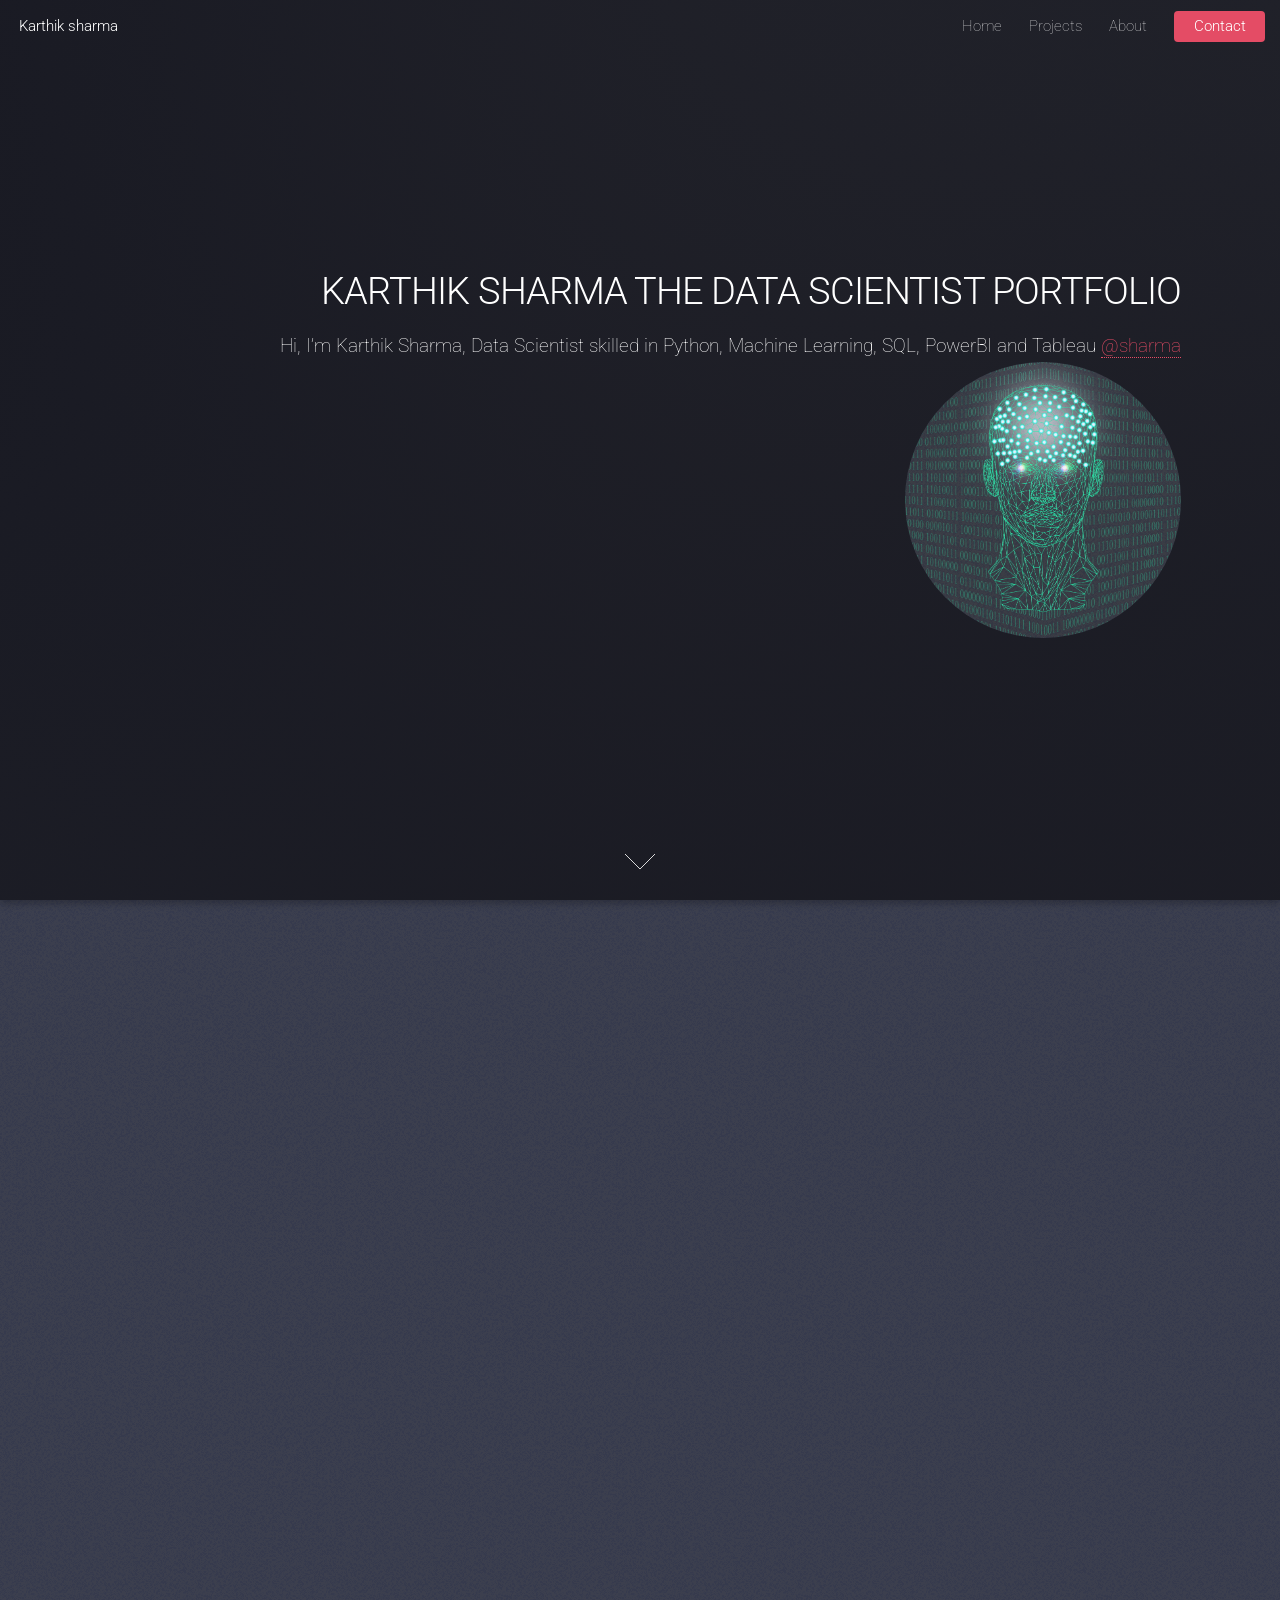
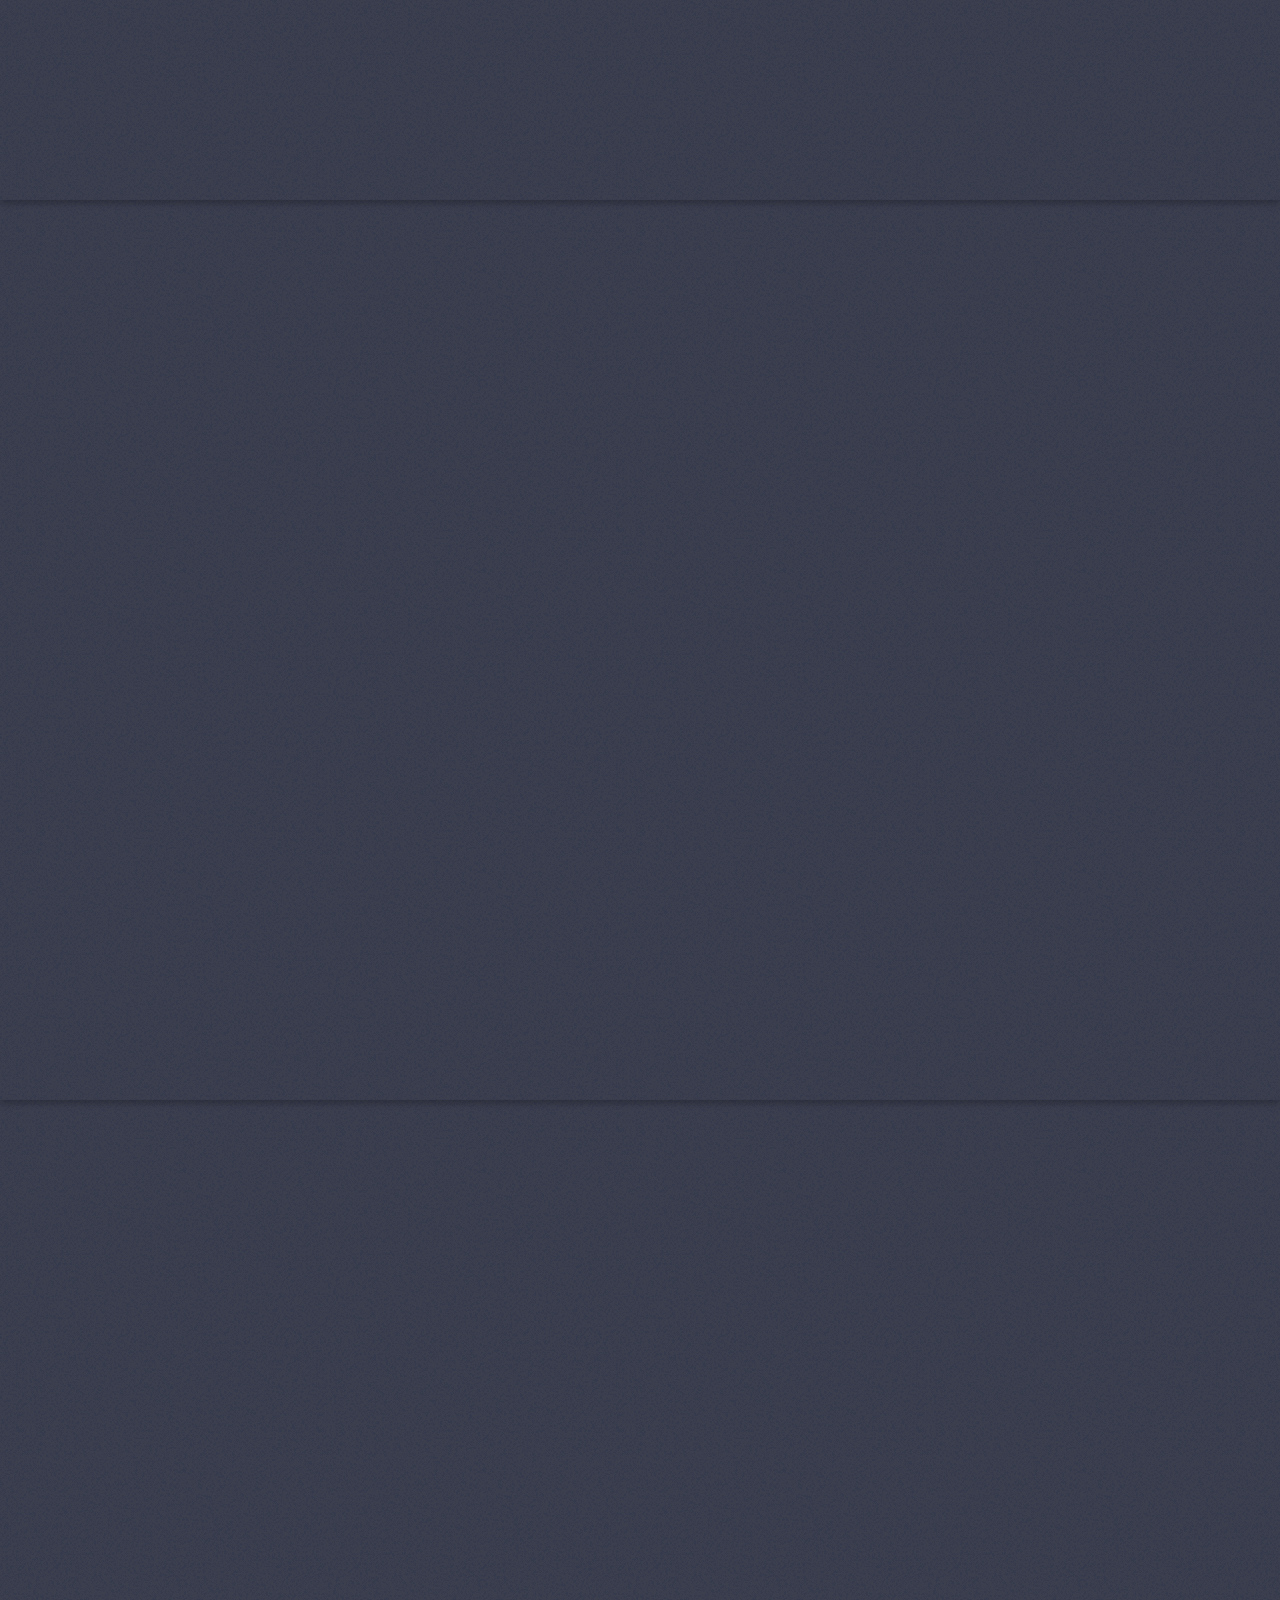
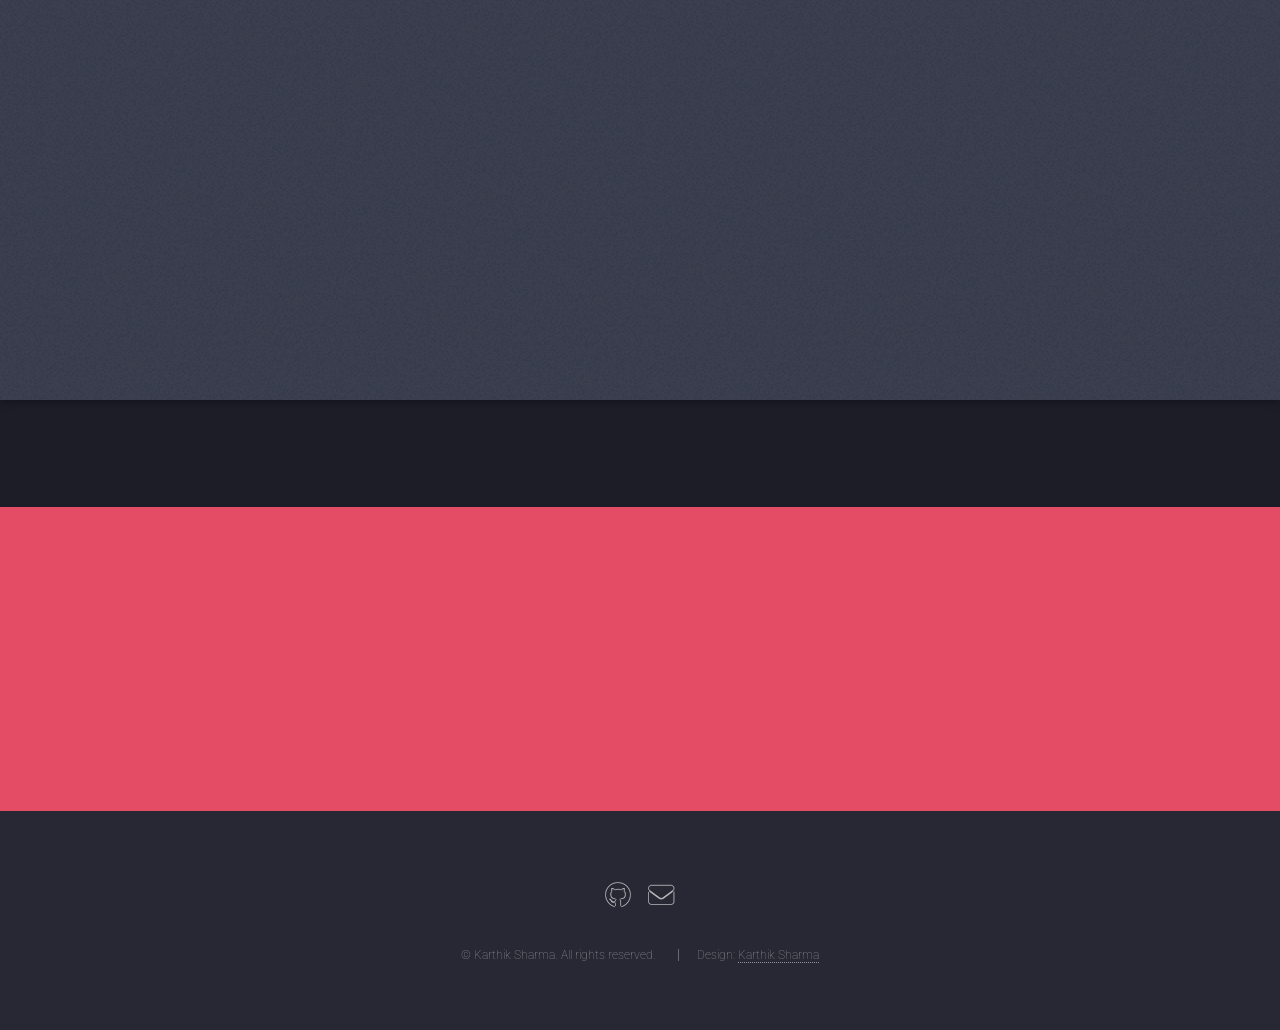
<file: portfolio/index.html>
<!DOCTYPE HTML>
<html>
	<head>
		<title>Sharma the DataScientist</title>
		<meta charset="utf-8" />
		<meta name="viewport" content="width=device-width, initial-scale=1, user-scalable=no" />
		<link rel="stylesheet" href="assets/css/main.css" />
		<noscript><link rel="stylesheet" href="assets/css/noscript.css" /></noscript>
	</head>
	<body class="is-preload landing">
		<div id="page-wrapper">

			<!-- Header -->
			<header id="header">
				<h1 id="logo"><a href="index.html">Karthik sharma</a></h1>
				<nav id="nav">
					<ul>
						<li><a href="index.html">Home</a></li>
						<li>
							<a href="#">Projects</a>
							<ul>
								<li><a href="project1.html">Self Learning Bot</a></li>
								<li><a href="project2.html">Movie Recommender System</a></li>
								<li><a href="project3.html">Spotify Playlist Insights Dashboard</a></li>
								
							</ul>
						</li>
						<li><a href="about.html">About</a></li>
						<li><a href="#footer" class="button primary">Contact</a></li>
					</ul>
				</nav>
			</header>

			<!-- Banner -->
				<section id="banner">
					<div class="content">
						<header>
							<h2>KARTHIK SHARMA THE DATA SCIENTIST PORTFOLIO</h2>
							<p>Hi, I’m Karthik Sharma, Data Scientist skilled in Python, 
								Machine Learning, SQL, PowerBI and Tableau <a href="https://github.com/sharmakarthik">@sharma</a></p>
						</header>
						<span class="image"><img src="images/aiml.jpg" alt="" /></span>
					</div>
					<a href="#one" class="goto-next scrolly">Next</a>
				</section>

			<!-- One -->
				<section id="one" class="spotlight style1 bottom">
					<span class="image fit main"><img src="images/image.png" alt="" /></span>
					<div class="content">
						<div class="container">
							<div class="row">
								<div class="col-4 col-12-medium">
									<header>
										<h2>Self Learning Bot</h2>
										<p>Developed a self-learning chatbot using Spacy and GPT-2 to handle tasks like answering questions,
											 performing web searches,
											 and providing language translations.</p>
									</header>
								</div>
								<div class="col-4 col-12-medium">
									<p>Created a virtual assistant chatbot named Friday
										 that can answer questions, perform web searches,
										 play YouTube content,
										 and provide language translation services.</p>
								</div>
								<div class="col-4 col-12-medium">
									<p>The bot uses Spacy for natural language processing and GPT-2 for generating intelligent responses.
										 Key technologies include Tkinter for the GUI, Speech Recognition and pyttsx3
										  for voice interaction, and Google Trans and Pywhatkit for enhanced functionality.
										 The project integrates various tools and libraries to ensure smooth performance and seamless user interaction.</p>
										 <ul class="actions">
											<li><a href="project1.html" class="button">Learn More</a></li>
										</ul>
								</div>
							</div>
						</div>
					</div>
					<a href="#two" class="goto-next scrolly">Next</a>
				</section>

			<!-- Two -->
				<section id="two" class="spotlight style2 right">
					<span class="image fit main"><img src="images/movie-recommender.png" alt="" /></span>
					<div class="content">
						<header>
							<h2>Movie Recommender System</h2>
							<p>Built a movie recommender system using popularity-based, content-based, and collaborative filtering techniques to provide personalized recommendations.</p>
						</header>
						<p>Developed a movie recommender system using three methods: popularity-based filtering for top-rated movies by genre, content-based filtering with fuzzy string matching, and collaborative filtering based on user ratings. Leveraged a movie ratings dataset to provide personalized recommendations, applying Python, Machine Learning, Data Manipulation, and UI Design skills.</p>
						<ul class="actions">
							<li><a href="project2.html" class="button">Learn More</a></li>
						</ul>
					</div>
					<a href="#three" class="goto-next scrolly">Next</a>
				</section>

			<!-- Three -->
				<section id="three" class="spotlight style3 left">
					<span class="image fit main bottom"><img src="images/spotify.png" alt="" /></span>
					<div class="content">
						<header>
							<h2>Spotify Playlist Insights Dashboard in Power BI</h2>
							<p>Created an interactive Power BI dashboard to visualize key Spotify metrics like streams, top artists, tracks, and music trends over time.</p>
						</header>
						<p>Created a Power BI dashboard using a Spotify playlist dataset to analyze streams, top artists, track details, and trends over time. It features interactive visuals for most played tracks, average streams, release dates, and attributes like danceability and energy, providing user-friendly insights into music trends and track discovery.</p>
						<ul class="actions">
							<li><a href="project3.html" class="button">Learn More</a></li>
						</ul>
					</div>
					<a href="#four" class="goto-next scrolly">Next</a>
				</section>

			<!-- Four -->
				<section id="four" class="wrapper style1 special fade-up">
					<div class="container">
						
					</div>
				</section>

			<!-- Five -->
				<section id="five" class="wrapper style2 special fade">
					<div class="container">
						<header>
							<h2>Contact</h2>
							<p>For any queries and suggestions</p>
						</header>
						<form method="post" action="mailto:alurukarthiksharma@gmail.com?subject=Hello&body=I%20would%20like%20to%20contact%20you." class="cta">
							<div class="row gtr-uniform gtr-50">
								<div class="col-8 col-12-xsmall"><input type="email" name="email" id="email" placeholder="Your Email Address" /></div>
								<div class="col-4 col-12-xsmall"><input type="submit" value="Send" class="fit primary" /></div>
							</div>
						</form>
					</div>
				</section>

			<!-- Footer -->
				<footer id="footer">
					<ul class="icons">
						<li><a href="https://github.com/sharmakarthik" class="icon brands alt fa-github"><span class="label">GitHub</span></a></li>
						<li><a href="mailto:alurukarthiksharma@gmail.com?subject=Hello&body=I%20would%20like%20to%20contact%20you." class="icon solid alt fa-envelope"><span class="label">Email</span></a></li>
					</ul>
					<ul class="copyright">
						<li>&copy; Karthik Sharma. All rights reserved.</li>
						<li>Design: <a>Karthik Sharma</a></li>
					</ul>
				</footer>

		</div>

		<!-- Scripts -->
			<script src="assets/js/jquery.min.js"></script>
			<script src="assets/js/jquery.scrolly.min.js"></script>
			<script src="assets/js/jquery.dropotron.min.js"></script>
			<script src="assets/js/jquery.scrollex.min.js"></script>
			<script src="assets/js/browser.min.js"></script>
			<script src="assets/js/breakpoints.min.js"></script>
			<script src="assets/js/util.js"></script>
			<script src="assets/js/main.js"></script>

	</body>
</html>
</file>
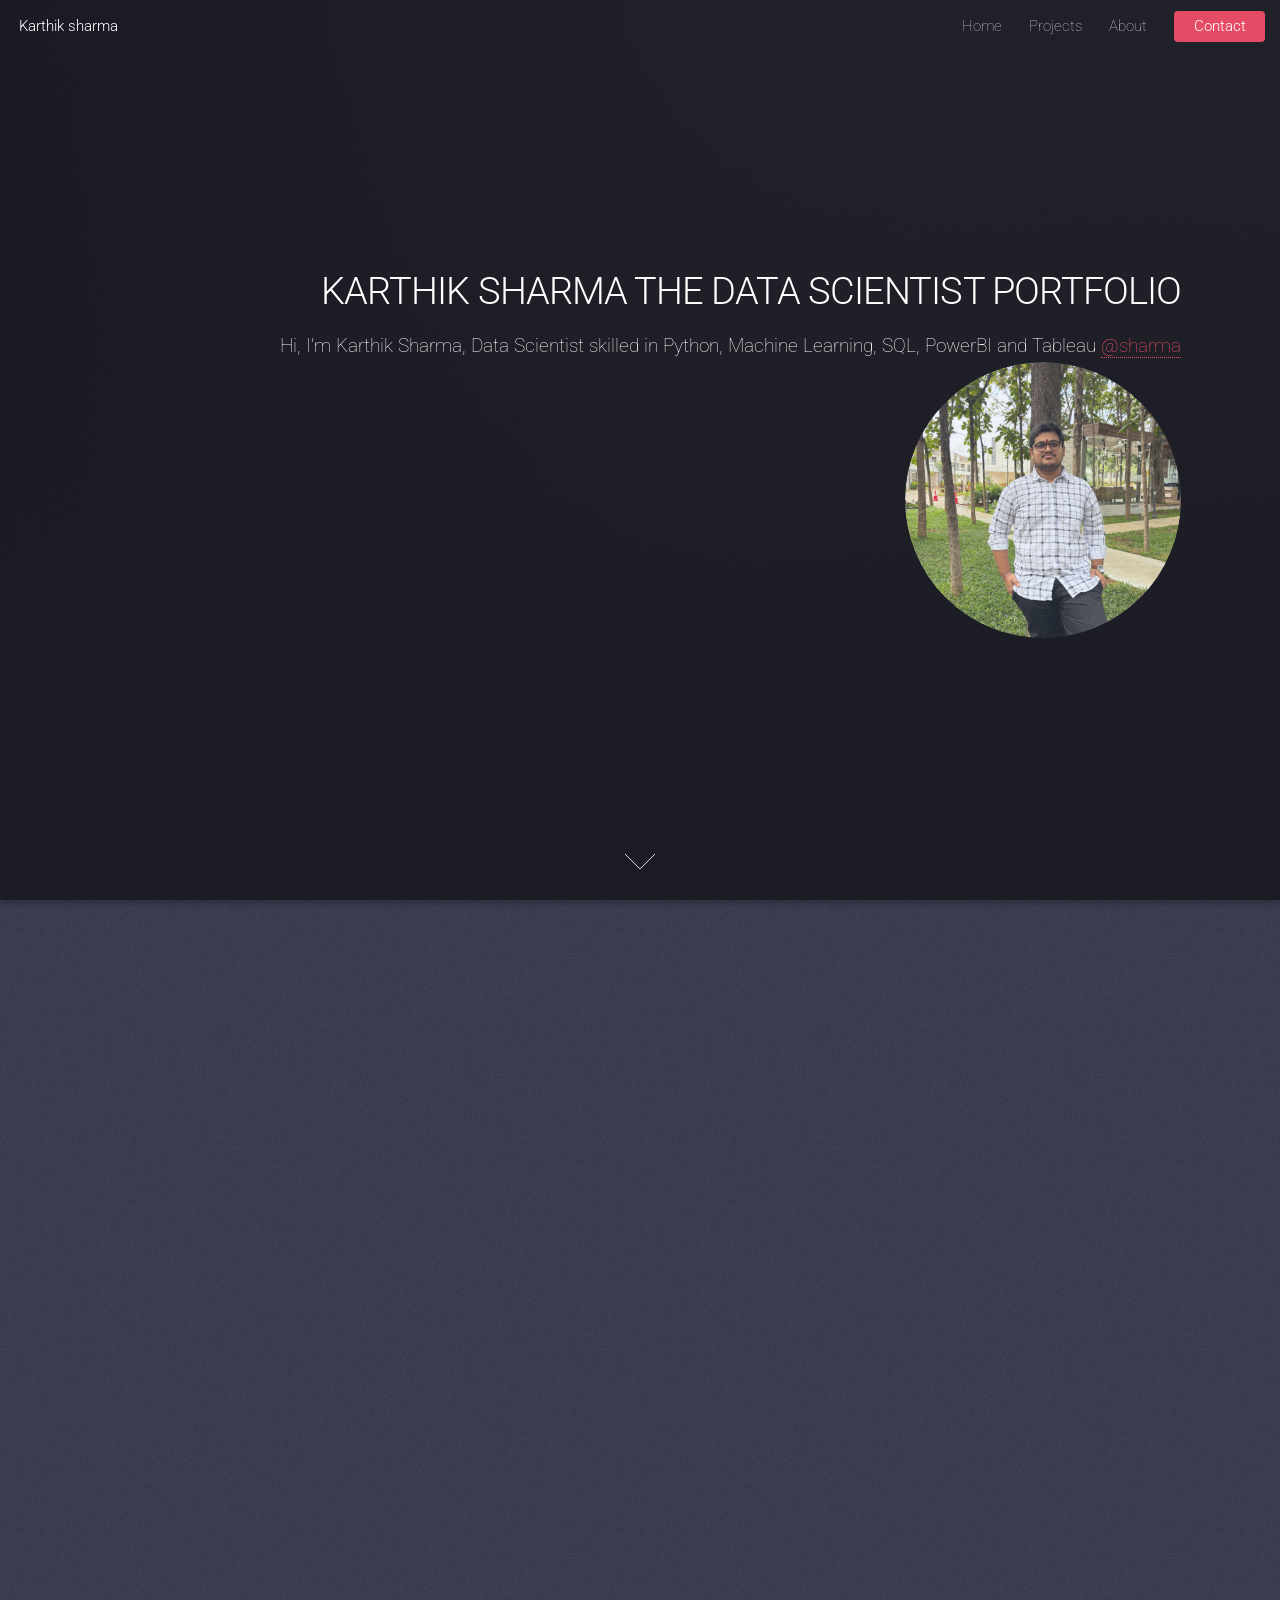
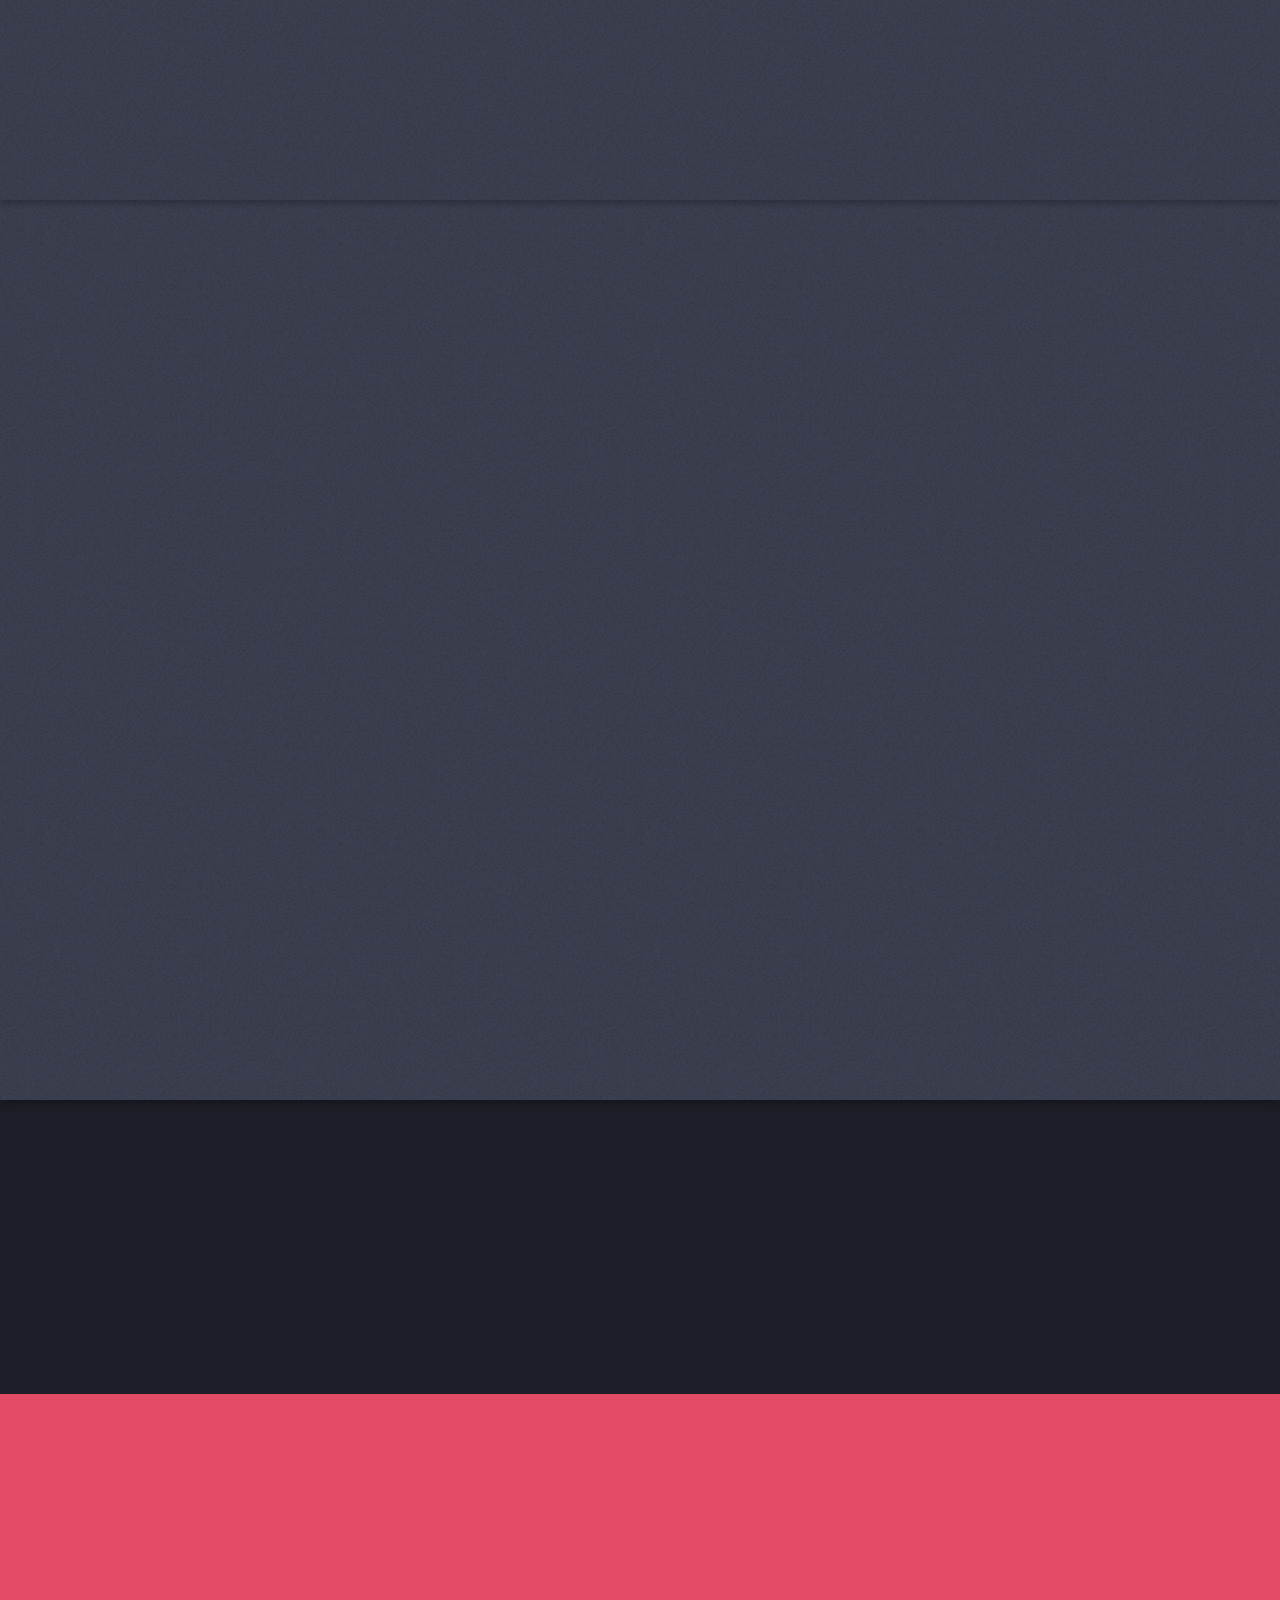
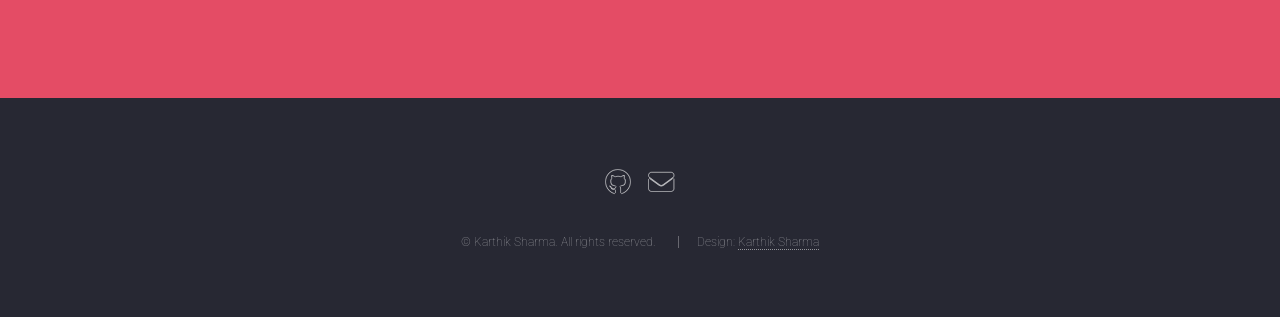
<file: portfolio/about.html>
<!DOCTYPE HTML>
<html>
	<head>
		<title>Sharma the DataScientist</title>
		<meta charset="utf-8" />
		<meta name="viewport" content="width=device-width, initial-scale=1, user-scalable=no" />
		<link rel="stylesheet" href="assets/css/main.css" />
		<noscript><link rel="stylesheet" href="assets/css/noscript.css" /></noscript>
	</head>
	<body class="is-preload landing">
		<div id="page-wrapper">

			<!-- Header -->
			<header id="header">
				<h1 id="logo"><a href="index.html">Karthik sharma</a></h1>
				<nav id="nav">
					<ul>
						<li><a href="index.html">Home</a></li>
						<li>
							<a href="#">Projects</a>
							<ul>
								<li><a href="project1.html">Self Learning Bot</a></li>
								<li><a href="project2.html">Movie Recommender System</a></li>
								<li><a href="project3.html">Spotify Playlist Insights Dashboard</a></li>
								
							</ul>
						</li>
						<li><a href="about.html">About</a></li>
						<li><a href="#footer" class="button primary">Contact</a></li>
					</ul>
				</nav>
			</header>

			<!-- Banner -->
				<section id="banner">
					<div class="content">
						<header>
							<h2>KARTHIK SHARMA THE DATA SCIENTIST PORTFOLIO</h2>
							<p>Hi, I’m Karthik Sharma, Data Scientist skilled in Python, 
								Machine Learning, SQL, PowerBI and Tableau <a href="https://github.com/sharmakarthik">@sharma</a></p>
						</header>
						<span class="image"><img src="images/sharma1.jpeg" alt="" /></span>
					</div>
					<a href="#one" class="goto-next scrolly">Next</a>
				</section>

				<!-- one -->
				<section id="one" class="spotlight style1 bottom">
					<span class="image fit main"><img src="images/PU.jpg" alt="" /></span>
					<div class="content">
						<div class="container">
							<div class="row">
								<div class="col-4 col-12-medium">
									<header>
										<h2>My Educational Background</h2>
										<p>Graduated from Presidency University, Bengaluru, with a degree in Computer Science Engineering (CSE), specializing in Artificial Intelligence and Machine Learning (AIML).</p>
										<ul class="actions">
											<li><a href="https://presidencyuniversity.in/" class="button">Learn More</a></li>
										</ul>
									</header>
								</div>
								<div class="col-4 col-12-medium">
									<p>I graduated from Presidency University, Bengaluru, with a degree in Computer Science Engineering (CSE), specializing in Artificial Intelligence and Machine Learning (AIML). My coursework provided a strong foundation in AI/ML algorithms, data analysis, and problem-solving. I gained hands-on experience with machine learning, deep learning, natural language processing, and other advanced AI topics, preparing me to design and develop intelligent systems using cutting-edge technologies.</p>
								</div>
								<div class="col-4 col-12-medium"><p>During my time at Presidency University, I completed several courses that laid a strong foundation in data science, including Machine Learning, Artificial Intelligence, Natural Language Processing, Quantum Computing, and Deep Learning. I explored various techniques for processing and analyzing data, gaining hands-on experience in building intelligent systems.</p>
									<p>Here are a few notable projects I worked on: I designed a Movie Recommender System using collaborative filtering and content-based filtering to suggest movies based on user preferences. I developed a Sentiment Analysis Tool using Python and NLP techniques to analyze social media data. Additionally, I created an Image Classification model to categorize images using CNNs, achieving an accuracy of over 90% on the test dataset.</p>
								</div>
							</div>
						</div>
					</div>
					<a href="#three" class="goto-next scrolly">Next</a>
				</section>


				
			<!-- three -->
			<section id="three" class="spotlight style3 left">
				<span class="image fit main bottom"><img src="images/PU.jpg" alt="" /></span>
				<div class="content">
					
					<div class="text-content">
						<p>During my studies at Presidency University, I immersed myself in courses that deeply explored data science and AI/ML principles, including Machine Learning,  Artificial Intelligence, Natural Language Processing, Quantum Computing, and Deep Learning. These courses offered me valuable hands-on experience with advanced techniques, equipping me to design and implement intelligent systems capable of solving complex problems.</p>
            			<p>Notable projects include developing a Self-Learning Bot using Spacy and GPT-2 that acts as a virtual assistant, capable of answering questions, performing web searches, and providing translations. Additionally, I created an interactive Power BI dashboard that visualizes key metrics from a Spotify playlist dataset, including top artists, tracks, and trends over time, offering insights into music consumption patterns.</p>	
					</div>
				</div>
				<a href="#four" class="goto-next scrolly">Next</a>
			</section>



			<!-- four -->
			<section id="four" class="wrapper style1 special fade-up">
				<div class="container">
					<header>
						<h2>About Me</h2>
						<p>I am passionate about harnessing the power of data to solve real-world problems and uncover valuable insights. In my free time, I enjoy diving into emerging technologies, experimenting with innovative ideas, and contributing to open-source projects that push the boundaries of what's possible.</p>
					</header>
				</div>
				<a href="#five" class="goto-next scrolly">Next</a>
			</section>
				


			<!-- Five -->
				<section id="five" class="wrapper style2 special fade">
					<div class="container">
						<header>
							<h2>Contact</h2>
							<p>For any queries and suggestions</p>
						</header>
						<form method="post" action="mailto:alurukarthiksharma@gmail.com?subject=Hello&body=I%20would%20like%20to%20contact%20you." class="cta">
							<div class="row gtr-uniform gtr-50">
								<div class="col-8 col-12-xsmall"><input type="email" name="email" id="email" placeholder="Your Email Address" /></div>
								<div class="col-4 col-12-xsmall"><input type="submit" value="Send" class="fit primary" /></div>
							</div>
						</form>
					</div>
				</section>

			<!-- Footer -->
				<footer id="footer">
					<ul class="icons">
						<li><a href="https://github.com/sharmakarthik" class="icon brands alt fa-github"><span class="label">GitHub</span></a></li>
						<li><a href="mailto:alurukarthiksharma@gmail.com?subject=Hello&body=I%20would%20like%20to%20contact%20you." class="icon solid alt fa-envelope"><span class="label">Email</span></a></li>
					</ul>
					<ul class="copyright">
						<li>&copy; Karthik Sharma. All rights reserved.</li>
        				<li>Design: <a>Karthik Sharma</a></li>
					</ul>
				</footer>

		</div>

		<!-- Scripts -->
			<script src="assets/js/jquery.min.js"></script>
			<script src="assets/js/jquery.scrolly.min.js"></script>
			<script src="assets/js/jquery.dropotron.min.js"></script>
			<script src="assets/js/jquery.scrollex.min.js"></script>
			<script src="assets/js/browser.min.js"></script>
			<script src="assets/js/breakpoints.min.js"></script>
			<script src="assets/js/util.js"></script>
			<script src="assets/js/main.js"></script>

	</body>
</html>
</file>
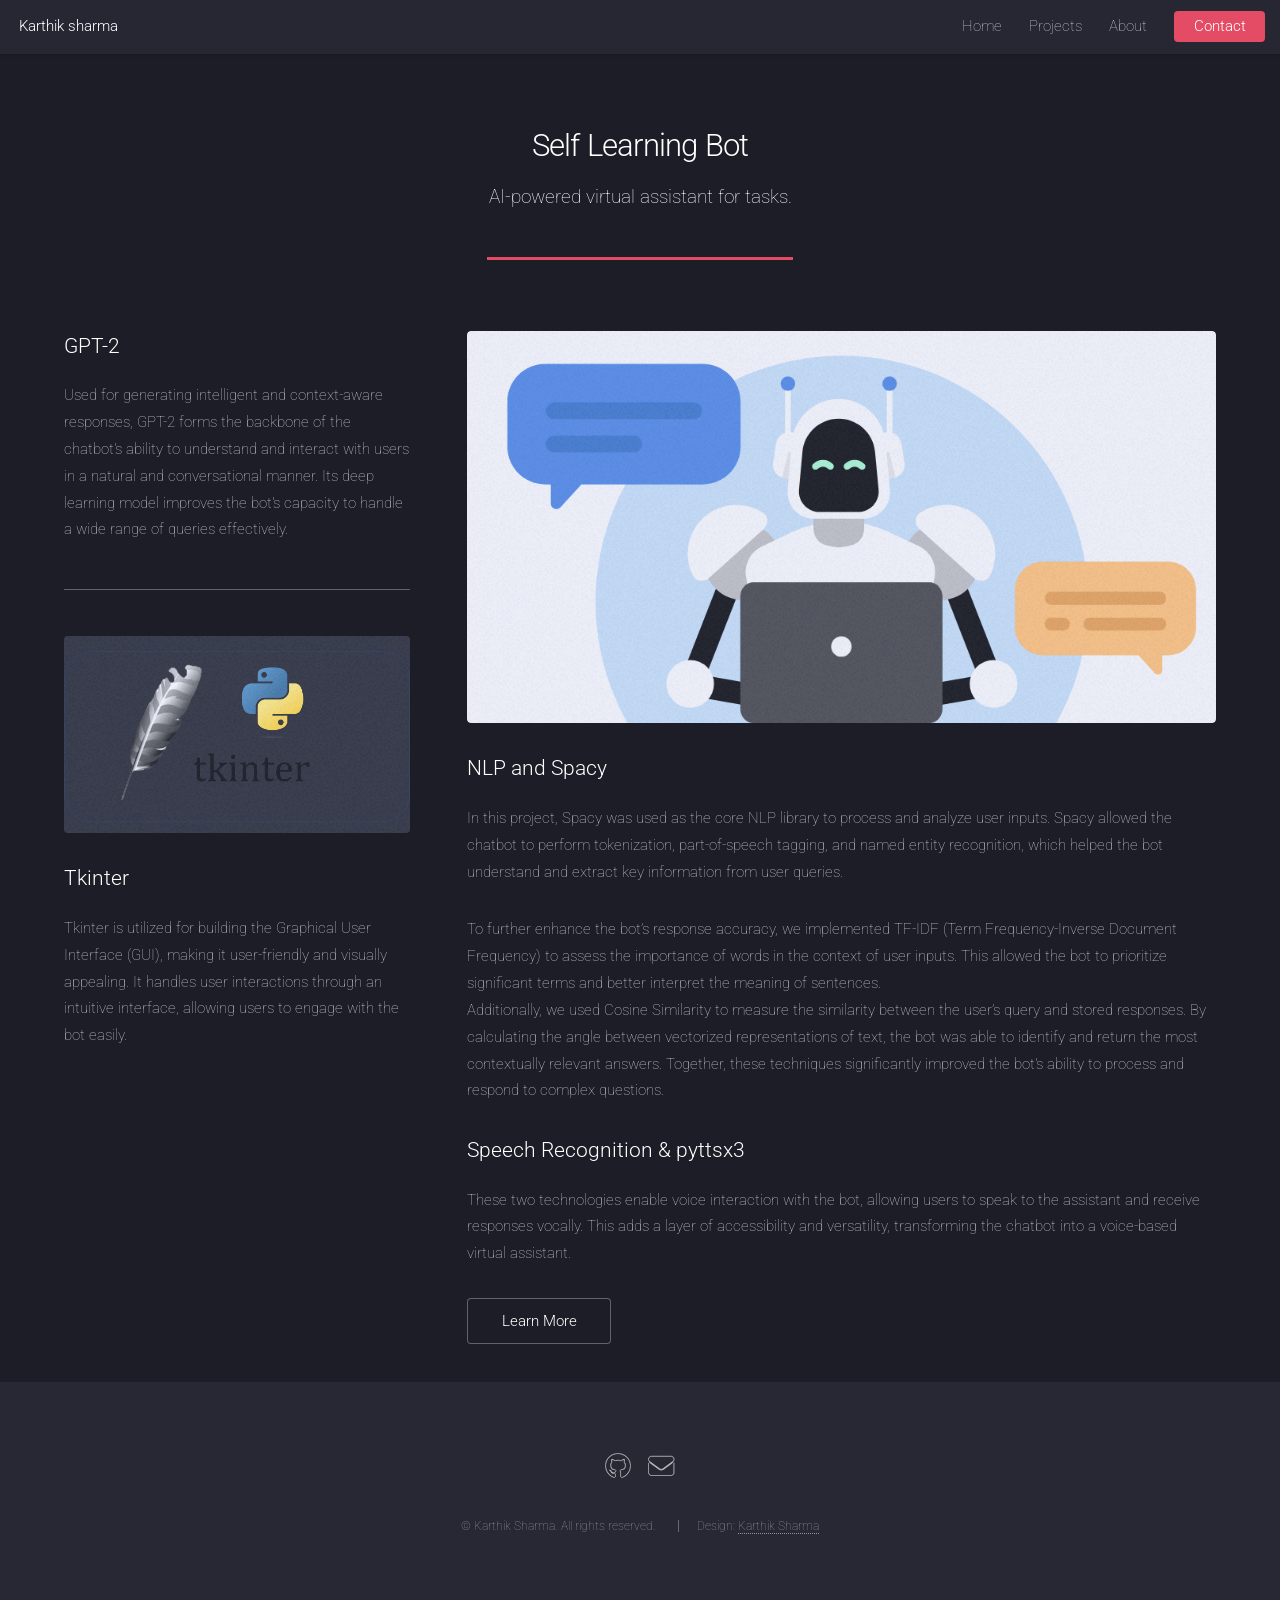
<file: portfolio/project1.html>
<!DOCTYPE HTML>
<html>
	<head>
		<title>Self Learning Bot - Project 1</title>
		<meta charset="utf-8" />
		<meta name="viewport" content="width=device-width, initial-scale=1, user-scalable=no" />
		<meta name="description" content="Explore the Self Learning Bot, an AI-powered virtual assistant developed using Python, Spacy, and GPT-2.">
		<link rel="stylesheet" href="assets/css/main.css" />
		<noscript><link rel="stylesheet" href="assets/css/noscript.css" /></noscript>
	</head>
	<body class="is-preload">
		<div id="page-wrapper">
				<!-- Header -->
				<header id="header">
					<h1 id="logo"><a href="index.html">Karthik sharma</a></h1>
					<nav id="nav">
						<ul>
							<li><a href="index.html">Home</a></li>
							<li>
								<a href="#">Projects</a>
								<ul>
									<li><a href="project1.html">Self Learning Bot</a></li>
									<li><a href="project2.html">Movie Recommender System</a></li>
									<li><a href="project3.html">Spotify Playlist Insights Dashboard</a></li>
									
								</ul>
							</li>
							<li><a href="about.html">About</a></li>
							<li><a href="index.html#footer" class="button primary">Contact</a></li>
						</ul>
					</nav>
				</header>

			<!-- Main -->
				<div id="main" class="wrapper style1">
					<div class="container">
						<header class="major">
							<h2>Self Learning Bot</h2>
							<p>AI-powered virtual assistant for tasks.</p>
						</header>
						<div class="row gtr-150">
							<div class="col-4 col-12-medium">

								<!-- Sidebar -->
									<section id="sidebar">
										<section>
											<h3>GPT-2</h3>
											<p>Used for generating intelligent and context-aware responses, GPT-2 forms the backbone of the chatbot's ability to understand and interact with users in a natural and conversational manner. Its deep learning model improves the bot's capacity to handle a wide range of queries effectively.</p>
											<footer>
												
											</footer>
										</section>
										<hr />
										<section>
											<a href="https://docs.python.org/3/library/tkinter.html" class="image fit"><img src="images/tkinter.png" alt="" /></a>
											<h3>Tkinter</h3>
											<p>Tkinter is utilized for building the Graphical User Interface (GUI), making it user-friendly and visually appealing. It handles user interactions through an intuitive interface, allowing users to engage with the bot easily.</p>
											<footer>
												
											</footer>
										</section>
									</section>

							</div>
							<div class="col-8 col-12-medium imp-medium">

								<!-- Content -->
									<section id="content">
										<a href="https://github.com/sharmakarthik/My-Projects/tree/main/Final%20Year%20Project/Codes" class="image fit"><img src="images/image.png" alt="Self Learning Bot" /></a>
										<h3>NLP and Spacy</h3>
										<p>In this project, Spacy was used as the core NLP library to process and analyze user inputs. Spacy allowed the chatbot to perform tokenization, part-of-speech tagging, and named entity recognition, which helped the bot understand and extract key information from user queries.</p>
										<p>To further enhance the bot’s response accuracy, we implemented TF-IDF (Term Frequency-Inverse Document Frequency) to assess the importance of words in the context of user inputs. This allowed the bot to prioritize significant terms and better interpret the meaning of sentences.

											<br/>Additionally, we used Cosine Similarity to measure the similarity between the user’s query and stored responses. By calculating the angle between vectorized representations of text, the bot was able to identify and return the most contextually relevant answers. Together, these techniques significantly improved the bot's ability to process and respond to complex questions.</p>
										<h3>Speech Recognition & pyttsx3</h3>
										<p>These two technologies enable voice interaction with the bot, allowing users to speak to the assistant and receive responses vocally. This adds a layer of accessibility and versatility, transforming the chatbot into a voice-based virtual assistant.
										</p>
										<a href="https://github.com/sharmakarthik/My-Projects/tree/main/Final%20Year%20Project/Codes" class="button">Learn More</a>
										
									</section>

							</div>
						</div>
					</div>
				</div>

			<!-- Footer -->
				<footer id="footer">
					<ul class="icons">
						<li><a href="https://github.com/sharmakarthik" class="icon brands alt fa-github"><span class="label">GitHub</span></a></li>
						<li><a href="mailto:alurukarthiksharma@gmail.com?subject=Hello&body=I%20would%20like%20to%20contact%20you." class="icon solid alt fa-envelope"><span class="label">Email</span></a></li>
					</ul>
					<ul class="copyright">
						<li>&copy; Karthik Sharma. All rights reserved.</li>
        				<li>Design: <a>Karthik Sharma</a></li>
					</ul>
				</footer>

		</div>

		<!-- Scripts -->
			<script src="assets/js/jquery.min.js"></script>
			<script src="assets/js/jquery.scrolly.min.js"></script>
			<script src="assets/js/jquery.dropotron.min.js"></script>
			<script src="assets/js/jquery.scrollex.min.js"></script>
			<script src="assets/js/browser.min.js"></script>
			<script src="assets/js/breakpoints.min.js"></script>
			<script src="assets/js/util.js"></script>
			<script src="assets/js/main.js"></script>

	</body>
</html>
</file>
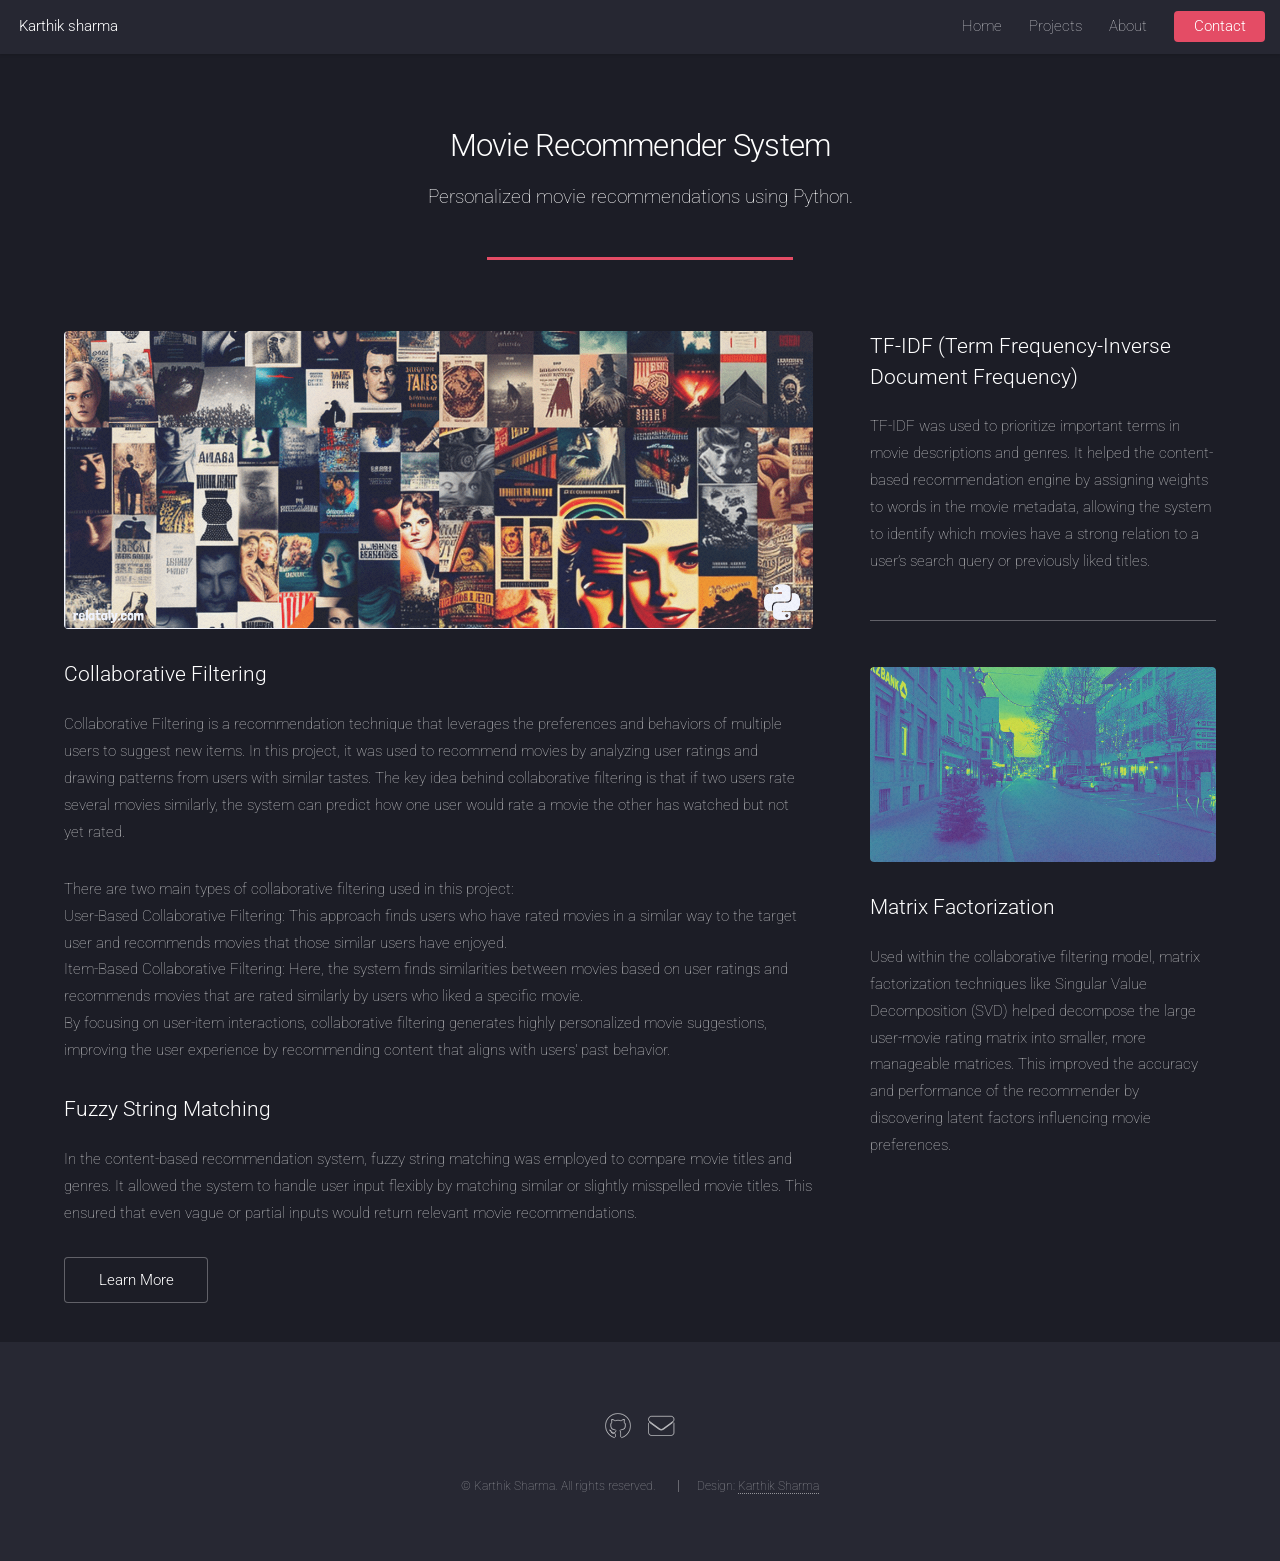
<file: portfolio/project2.html>
<!DOCTYPE HTML>
<html>
	<head>
		<title>Movie Recommender System Project-2</title>
		<meta charset="utf-8" />
		<meta name="viewport" content="width=device-width, initial-scale=1, user-scalable=no" />
		<meta name="description" content="Discover the Movie Recommender System, a personalized recommendation engine using collaborative filtering and content-based methods, designed to suggest movies based on user preferences."/>
		<link rel="stylesheet" href="assets/css/main.css" />
		<noscript><link rel="stylesheet" href="assets/css/noscript.css" /></noscript>
	</head>
	<body class="is-preload">
		<div id="page-wrapper">

			<!-- Header -->
			<header id="header">
				<h1 id="logo"><a href="index.html">Karthik sharma</a></h1>
				<nav id="nav">
					<ul>
						<li><a href="index.html">Home</a></li>
						<li>
							<a href="#">Projects</a>
							<ul>
								<li><a href="project1.html">Self Learning Bot</a></li>
								<li><a href="project2.html">Movie Recommender System</a></li>
								<li><a href="project3.html">Spotify Playlist Insights Dashboard</a></li>
								
							</ul>
						</li>
						<li><a href="about.html">About</a></li>
						<li><a href="index.html#footer" class="button primary">Contact</a></li>
					</ul>
				</nav>
			</header>

			<!-- Main -->
				<div id="main" class="wrapper style1">
					<div class="container">
						<header class="major">
							<h2>Movie Recommender System</h2>
							<p>Personalized movie recommendations using Python. </p>
						</header>
						<div class="row gtr-150">
							<div class="col-8 col-12-medium">

								<!-- Content -->
									<section id="content">
										<a href="https://github.com/sharmakarthik/My-Projects/tree/main/edureka/mainproject" class="image fit"><img src="images/movie-recommender.png" alt="" /></a>
										<h3>Collaborative Filtering</h3>
										<p>Collaborative Filtering is a recommendation technique that leverages the preferences and behaviors of multiple users to suggest new items. In this project, it was used to recommend movies by analyzing user ratings and drawing patterns from users with similar tastes. The key idea behind collaborative filtering is that if two users rate several movies similarly, the system can predict how one user would rate a movie the other has watched but not yet rated.</p>
										<p>There are two main types of collaborative filtering used in this project:<br/>
											User-Based Collaborative Filtering: This approach finds users who have rated movies in a similar way to the target user and recommends movies that those similar users have enjoyed.<br/>
											Item-Based Collaborative Filtering: Here, the system finds similarities between movies based on user ratings and recommends movies that are rated similarly by users who liked a specific movie.<br/>
											By focusing on user-item interactions, collaborative filtering generates highly personalized movie suggestions, improving the user experience by recommending content that aligns with users' past behavior.</p>
										<h3> Fuzzy String Matching</h3>
										<p>In the content-based recommendation system, fuzzy string matching was employed to compare movie titles and genres. It allowed the system to handle user input flexibly by matching similar or slightly misspelled movie titles. This ensured that even vague or partial inputs would return relevant movie recommendations.</p>
										
									</section>
									<a href="https://github.com/sharmakarthik/My-Projects/tree/main/edureka/mainproject" class="button">Learn More</a>

							</div>
							<div class="col-4 col-12-medium">

								<!-- Sidebar -->
									<section id="sidebar">
										<section>
											<h3>TF-IDF (Term Frequency-Inverse Document Frequency)</h3>
											<p>TF-IDF was used to prioritize important terms in movie descriptions and genres. It helped the content-based recommendation engine by assigning weights to words in the movie metadata, allowing the system to identify which movies have a strong relation to a user’s search query or previously liked titles.</p>
											<footer>
												
											</footer>
										</section>
										<hr />
										<section>
											<a href="https://yeunun-choo.medium.com/singular-value-decomposition-in-a-movie-recommender-system-e3565ed42066" class="image fit"><img src="images/svd.jpg" alt="" /></a>
											<h3>Matrix Factorization</h3>
											<p>Used within the collaborative filtering model, matrix factorization techniques like Singular Value Decomposition (SVD) helped decompose the large user-movie rating matrix into smaller, more manageable matrices. This improved the accuracy and performance of the recommender by discovering latent factors influencing movie preferences.

											</p>
											<footer>
												
											</footer>
										</section>
									</section>

							</div>
						</div>
					</div>
				</div>

			<!-- Footer -->
				<footer id="footer">
					<ul class="icons">
						<li><a href="https://github.com/sharmakarthik" class="icon brands alt fa-github"><span class="label">GitHub</span></a></li>
						<li><a href="mailto:alurukarthiksharma@gmail.com?subject=Hello&body=I%20would%20like%20to%20contact%20you." class="icon solid alt fa-envelope"><span class="label">Email</span></a></li>
					</ul>
					<ul class="copyright">
						<li>&copy; Karthik Sharma. All rights reserved.</li>
        				<li>Design: <a>Karthik Sharma</a></li>
					</ul>
				</footer>

		</div>

		<!-- Scripts -->
			<script src="assets/js/jquery.min.js"></script>
			<script src="assets/js/jquery.scrolly.min.js"></script>
			<script src="assets/js/jquery.dropotron.min.js"></script>
			<script src="assets/js/jquery.scrollex.min.js"></script>
			<script src="assets/js/browser.min.js"></script>
			<script src="assets/js/breakpoints.min.js"></script>
			<script src="assets/js/util.js"></script>
			<script src="assets/js/main.js"></script>

	</body>
</html>
</file>
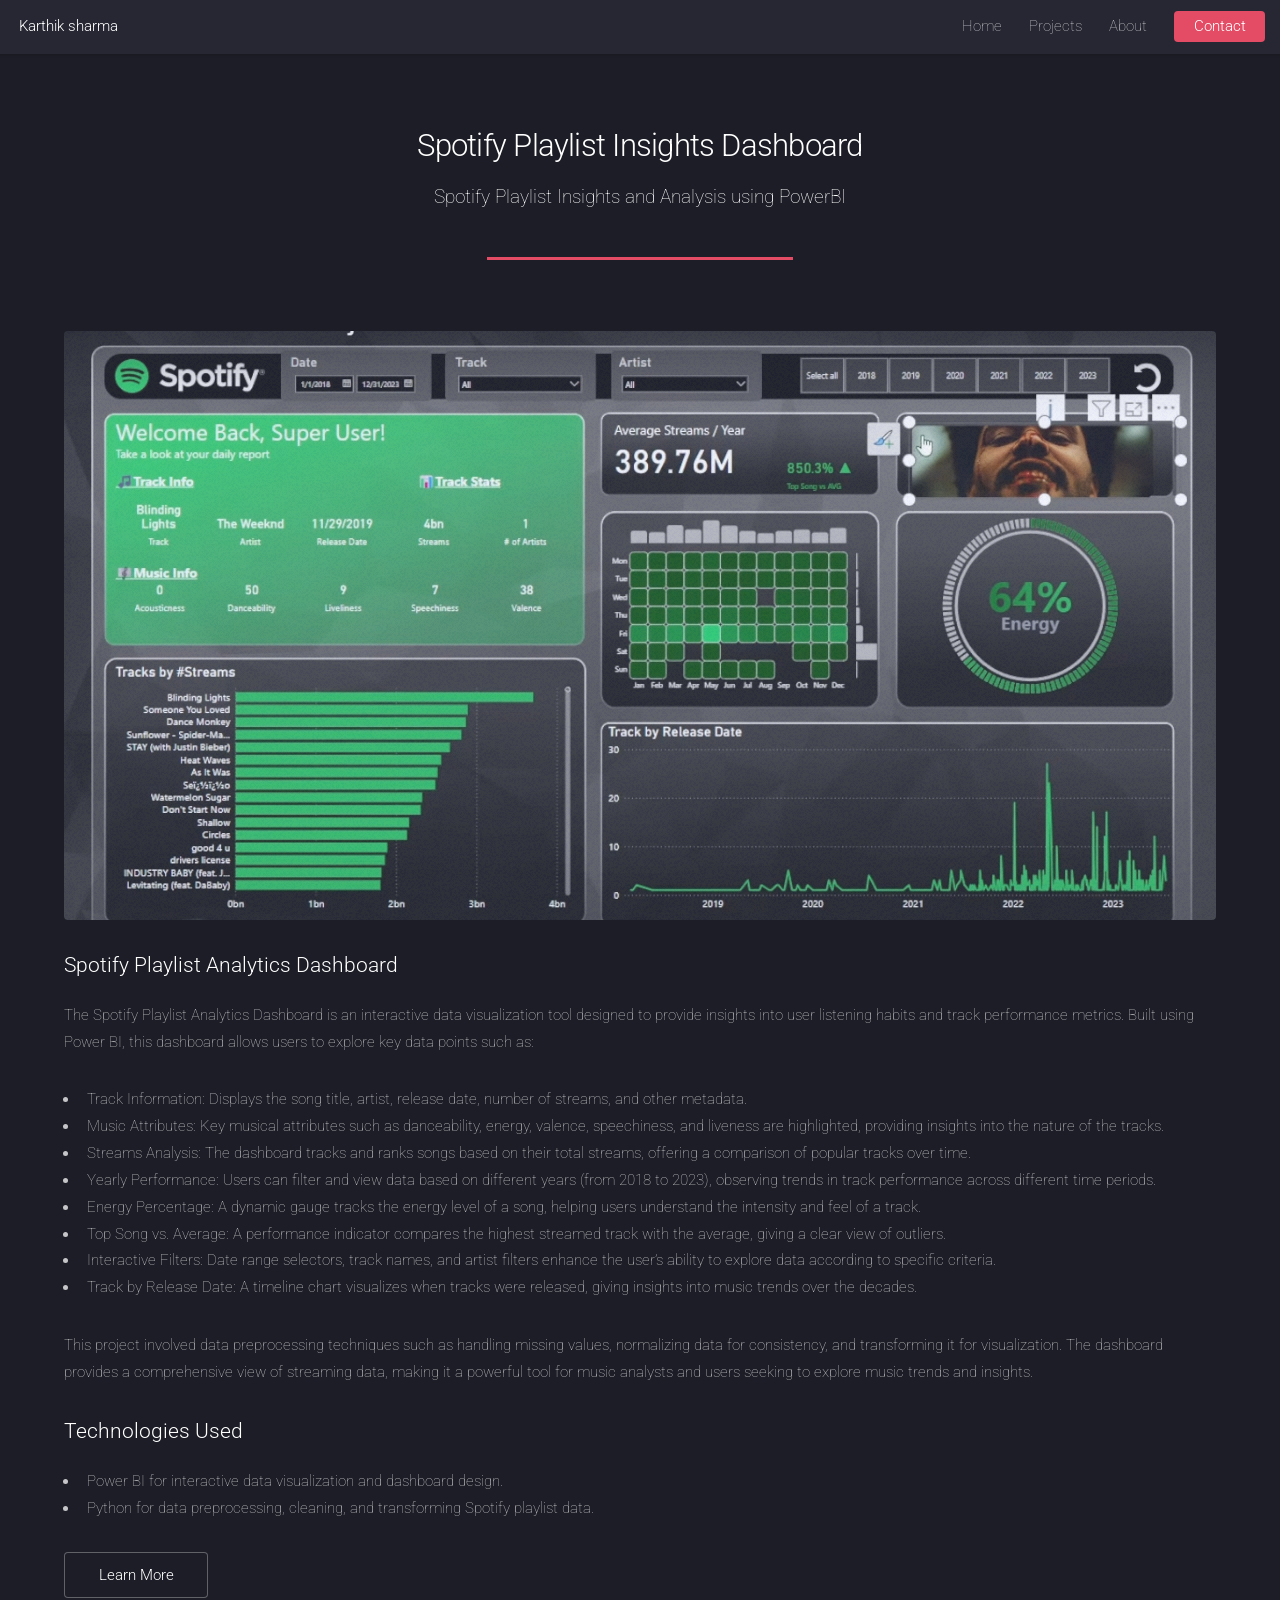
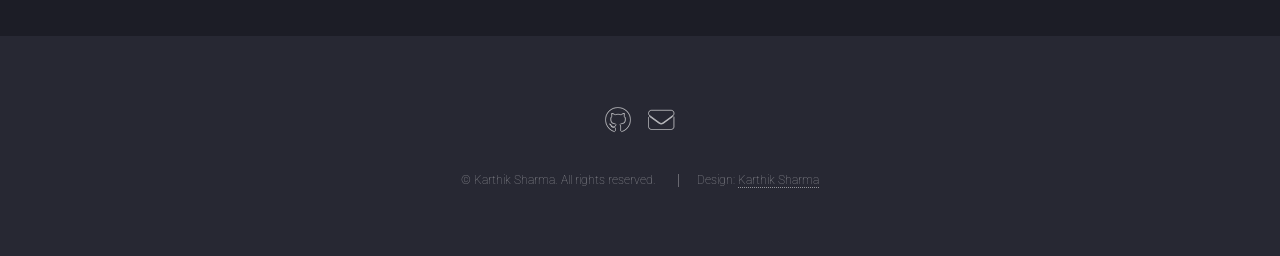
<file: portfolio/project3.html>
<!DOCTYPE HTML>
<html>
	<head>
		<title>Spotify Playlist Insights Dashboard Project-3</title>
		<meta charset="utf-8" />
		<meta name="viewport" content="width=device-width, initial-scale=1, user-scalable=no" />
		<meta name="description" content="Dive into the Spotify Playlist Insights Dashboard, an interactive Power BI visualization of key Spotify metrics, including streams, top artists, and music trends over time."/>
		<link rel="stylesheet" href="assets/css/main.css" />
		<noscript><link rel="stylesheet" href="assets/css/noscript.css" /></noscript>
	</head>
	<body class="is-preload">
		<div id="page-wrapper">

			<!-- Header -->
			<header id="header">
				<h1 id="logo"><a href="index.html">Karthik sharma</a></h1>
				<nav id="nav">
					<ul>
						<li><a href="index.html">Home</a></li>
						<li>
							<a href="#">Projects</a>
							<ul>
								<li><a href="project1.html">Self Learning Bot</a></li>
								<li><a href="project2.html">Movie Recommender System</a></li>
								<li><a href="project3.html">Spotify Playlist Insights Dashboard</a></li>
								
							</ul>
						</li>
						<li><a href="about.html">About</a></li>
						<li><a href="index.html#footer" class="button primary">Contact</a></li>
					</ul>
				</nav>
			</header>

			<!-- Main -->
				<div id="main" class="wrapper style1">
					<div class="container">
						<header class="major">
							<h2>Spotify Playlist Insights Dashboard</h2>
							<p>Spotify Playlist Insights and Analysis using PowerBI</p>
						</header>

						<!-- Content -->
							<section id="content">
								<a href="https://github.com/sharmakarthik/My-Projects/tree/main/Power%20Bi%20-%20Spotify" class="image fit"><img src="images/spotify.png" alt="" /></a>
								<h3>Spotify Playlist Analytics Dashboard</h3>
								<p>The Spotify Playlist Analytics Dashboard is an interactive data visualization tool designed to provide insights into user listening habits and track performance metrics. Built using Power BI, this dashboard allows users to explore key data points such as:</p>
								<ul>
									<li>Track Information: Displays the song title, artist, release date, number of streams, and other metadata.</li>
									<li>Music Attributes: Key musical attributes such as danceability, energy, valence, speechiness, and liveness are highlighted, providing insights into the nature of the tracks.</li>
									<li>Streams Analysis: The dashboard tracks and ranks songs based on their total streams, offering a comparison of popular tracks over time.</li>
									<li>Yearly Performance: Users can filter and view data based on different years (from 2018 to 2023), observing trends in track performance across different time periods.</li>
									<li>Energy Percentage: A dynamic gauge tracks the energy level of a song, helping users understand the intensity and feel of a track.</li>
									<li>Top Song vs. Average: A performance indicator compares the highest streamed track with the average, giving a clear view of outliers.</li>
									<li>Interactive Filters: Date range selectors, track names, and artist filters enhance the user’s ability to explore data according to specific criteria.</li>
									<li>Track by Release Date: A timeline chart visualizes when tracks were released, giving insights into music trends over the decades.</li>
								</ul>
								<p>This project involved data preprocessing techniques such as handling missing values, normalizing data for consistency, and transforming it for visualization. The dashboard provides a comprehensive view of streaming data, making it a powerful tool for music analysts and users seeking to explore music trends and insights.</p>
								<h3>Technologies Used</h3>
								<ul>
									<li>Power BI for interactive data visualization and dashboard design.</li>
									<li>Python for data preprocessing, cleaning, and transforming Spotify playlist data.</li>
								</ul>
								<a href="https://github.com/sharmakarthik/My-Projects/tree/main/Power%20Bi%20-%20Spotify" class="button">Learn More</a>
								
							</section>

					</div>
				</div>

			<!-- Footer -->
				<footer id="footer">
					<ul class="icons">
						<li><a href="https://github.com/sharmakarthik" class="icon brands alt fa-github"><span class="label">GitHub</span></a></li>
						<li><a href="mailto:alurukarthiksharma@gmail.com?subject=Hello&body=I%20would%20like%20to%20contact%20you." class="icon solid alt fa-envelope"><span class="label">Email</span></a></li>
					</ul>
					<ul class="copyright">
						<li>&copy; Karthik Sharma. All rights reserved.</li>
        				<li>Design: <a>Karthik Sharma</a></li>
					</ul>
				</footer>

		</div>

		<!-- Scripts -->
			<script src="assets/js/jquery.min.js"></script>
			<script src="assets/js/jquery.scrolly.min.js"></script>
			<script src="assets/js/jquery.dropotron.min.js"></script>
			<script src="assets/js/jquery.scrollex.min.js"></script>
			<script src="assets/js/browser.min.js"></script>
			<script src="assets/js/breakpoints.min.js"></script>
			<script src="assets/js/util.js"></script>
			<script src="assets/js/main.js"></script>

	</body>
</html>
</file>
<file: portfolio/assets/css/noscript.css>
/*
	Landed by HTML5 UP
	html5up.net | @ajlkn
	Free for personal and commercial use under the CCA 3.0 license (html5up.net/license)
*/

/* Loader */

	body.landing.is-preload:before {
		display: none;
	}

	body.landing.is-preload:after {
		display: none;
	}
</file>
<file: portfolio/assets/css/main.css>
@import url("fontawesome-all.min.css");
@import url("https://fonts.googleapis.com/css?family=Roboto:100,300,100italic,300italic");

/*
	Landed by HTML5 UP
	html5up.net | @ajlkn
	Free for personal and commercial use under the CCA 3.0 license (html5up.net/license)
*/

html, body, div, span, applet, object,
iframe, h1, h2, h3, h4, h5, h6, p, blockquote,
pre, a, abbr, acronym, address, big, cite,
code, del, dfn, em, img, ins, kbd, q, s, samp,
small, strike, strong, sub, sup, tt, var, b,
u, i, center, dl, dt, dd, ol, ul, li, fieldset,
form, label, legend, table, caption, tbody,
tfoot, thead, tr, th, td, article, aside,
canvas, details, embed, figure, figcaption,
footer, header, hgroup, menu, nav, output, ruby,
section, summary, time, mark, audio, video {
	margin: 0;
	padding: 0;
	border: 0;
	font-size: 100%;
	font: inherit;
	vertical-align: baseline;}

article, aside, details, figcaption, figure,
footer, header, hgroup, menu, nav, section {
	display: block;}

body {
	line-height: 1;
}


ol, ul {
	list-style: none;
}

blockquote, q {
	quotes: none;
}

	blockquote:before, blockquote:after, q:before, q:after {
		content: '';
		content: none;
	}

table {
	border-collapse: collapse;
	border-spacing: 0;
}

body {
	-webkit-text-size-adjust: none;
}

mark {
	background-color: transparent;
	color: inherit;
}

input::-moz-focus-inner {
	border: 0;
	padding: 0;
}

input, select, textarea {
	-moz-appearance: none;
	-webkit-appearance: none;
	-ms-appearance: none;
	appearance: none;
}

/* Basic */

	html {
		box-sizing: border-box;
	}

	*, *:before, *:after {
		box-sizing: inherit;
	}

	html, body {
		background: #1c1d26;
	}

	body.is-preload *, body.is-preload *:before, body.is-preload *:after {
		-moz-animation: none !important;
		-webkit-animation: none !important;
		-ms-animation: none !important;
		animation: none !important;
		-moz-transition: none !important;
		-webkit-transition: none !important;
		-ms-transition: none !important;
		transition: none !important;
	}

	body, input, select, textarea {
		color: rgba(255, 255, 255, 0.75);
		font-family: "Roboto", Helvetica, sans-serif;
		font-size: 15pt;
		font-weight: 100;
		line-height: 1.75em;
	}

	a {
		-moz-transition: border-color 0.2s ease-in-out, color 0.2s ease-in-out;
		-webkit-transition: border-color 0.2s ease-in-out, color 0.2s ease-in-out;
		-ms-transition: border-color 0.2s ease-in-out, color 0.2s ease-in-out;
		transition: border-color 0.2s ease-in-out, color 0.2s ease-in-out;
		border-bottom: dotted 1px;
		color: #e44c65;
		text-decoration: none;
	}

		a:hover {
			color: #e44c65 !important;
			border-bottom-color: transparent;
		}

	strong, b {
		color: #ffffff;
		font-weight: 300;
	}

	em, i {
		font-style: italic;
	}

	p {
		margin: 0 0 2em 0;
	}

	h1, h2, h3, h4, h5, h6 {
		color: #ffffff;
		font-weight: 300;
		line-height: 1em;
		margin: 0 0 1em 0;
	}

		h1 a, h2 a, h3 a, h4 a, h5 a, h6 a {
			color: inherit;
			border: 0;
		}

	h2 {
		font-size: 2em;
		line-height: 1.5em;
		letter-spacing: -0.025em;
	}

	h3 {
		font-size: 1.35em;
		line-height: 1.5em;
	}

	h4 {
		font-size: 1.1em;
		line-height: 1.5em;
	}

	h5 {
		font-size: 0.9em;
		line-height: 1.5em;
	}

	h6 {
		font-size: 0.7em;
		line-height: 1.5em;
	}

	sub {
		font-size: 0.8em;
		position: relative;
		top: 0.5em;
	}

	sup {
		font-size: 0.8em;
		position: relative;
		top: -0.5em;
	}

	hr {
		border: 0;
		border-bottom: solid 1px rgba(255, 255, 255, 0.3);
		margin: 3em 0;
	}

		hr.major {
			margin: 4em 0;
		}

	blockquote {
		border-left: solid 4px rgba(255, 255, 255, 0.3);
		font-style: italic;
		margin: 0 0 2em 0;
		padding: 0.5em 0 0.5em 2em;
	}

	code {
		background: rgba(255, 255, 255, 0.075);
		border-radius: 4px;
		font-family: "Courier New", monospace;
		font-size: 0.9em;
		margin: 0 0.25em;
		padding: 0.25em 0.65em;
	}

	pre {
		-webkit-overflow-scrolling: touch;
		font-family: "Courier New", monospace;
		font-size: 0.9em;
		margin: 0 0 2em 0;
	}

		pre code {
			display: block;
			line-height: 1.75em;
			padding: 1em 1.5em;
			overflow-x: auto;
		}

	.align-left {
		text-align: left;
	}

	.align-center {
		text-align: center;
	}

	.align-right {
		text-align: right;
	}

/* Loader */

	@-moz-keyframes spinner-show {
		0% {
			opacity: 0;
		}

		100% {
			opacity: 1;
		}
	}

	@-webkit-keyframes spinner-show {
		0% {
			opacity: 0;
		}

		100% {
			opacity: 1;
		}
	}

	@-ms-keyframes spinner-show {
		0% {
			opacity: 0;
		}

		100% {
			opacity: 1;
		}
	}

	@keyframes spinner-show {
		0% {
			opacity: 0;
		}

		100% {
			opacity: 1;
		}
	}

	@-moz-keyframes spinner-hide {
		0% {
			color: rgba(255, 255, 255, 0.15);
			z-index: 100001;
			-moz-transform: scale(1) rotate(0deg);
			-webkit-transform: scale(1) rotate(0deg);
			-ms-transform: scale(1) rotate(0deg);
			transform: scale(1) rotate(0deg);
		}

		99% {
			color: #1c1d26;
			z-index: 100001;
			-moz-transform: scale(0.5) rotate(360deg);
			-webkit-transform: scale(0.5) rotate(360deg);
			-ms-transform: scale(0.5) rotate(360deg);
			transform: scale(0.5) rotate(360deg);
		}

		100% {
			color: #1c1d26;
			z-index: -1;
			-moz-transform: scale(0.5) rotate(360deg);
			-webkit-transform: scale(0.5) rotate(360deg);
			-ms-transform: scale(0.5) rotate(360deg);
			transform: scale(0.5) rotate(360deg);
		}
	}

	@-webkit-keyframes spinner-hide {
		0% {
			color: rgba(255, 255, 255, 0.15);
			z-index: 100001;
			-moz-transform: scale(1) rotate(0deg);
			-webkit-transform: scale(1) rotate(0deg);
			-ms-transform: scale(1) rotate(0deg);
			transform: scale(1) rotate(0deg);
		}

		99% {
			color: #1c1d26;
			z-index: 100001;
			-moz-transform: scale(0.5) rotate(360deg);
			-webkit-transform: scale(0.5) rotate(360deg);
			-ms-transform: scale(0.5) rotate(360deg);
			transform: scale(0.5) rotate(360deg);
		}

		100% {
			color: #1c1d26;
			z-index: -1;
			-moz-transform: scale(0.5) rotate(360deg);
			-webkit-transform: scale(0.5) rotate(360deg);
			-ms-transform: scale(0.5) rotate(360deg);
			transform: scale(0.5) rotate(360deg);
		}
	}

	@-ms-keyframes spinner-hide {
		0% {
			color: rgba(255, 255, 255, 0.15);
			z-index: 100001;
			-moz-transform: scale(1) rotate(0deg);
			-webkit-transform: scale(1) rotate(0deg);
			-ms-transform: scale(1) rotate(0deg);
			transform: scale(1) rotate(0deg);
		}

		99% {
			color: #1c1d26;
			z-index: 100001;
			-moz-transform: scale(0.5) rotate(360deg);
			-webkit-transform: scale(0.5) rotate(360deg);
			-ms-transform: scale(0.5) rotate(360deg);
			transform: scale(0.5) rotate(360deg);
		}

		100% {
			color: #1c1d26;
			z-index: -1;
			-moz-transform: scale(0.5) rotate(360deg);
			-webkit-transform: scale(0.5) rotate(360deg);
			-ms-transform: scale(0.5) rotate(360deg);
			transform: scale(0.5) rotate(360deg);
		}
	}

	@keyframes spinner-hide {
		0% {
			color: rgba(255, 255, 255, 0.15);
			z-index: 100001;
			-moz-transform: scale(1) rotate(0deg);
			-webkit-transform: scale(1) rotate(0deg);
			-ms-transform: scale(1) rotate(0deg);
			transform: scale(1) rotate(0deg);
		}

		99% {
			color: #1c1d26;
			z-index: 100001;
			-moz-transform: scale(0.5) rotate(360deg);
			-webkit-transform: scale(0.5) rotate(360deg);
			-ms-transform: scale(0.5) rotate(360deg);
			transform: scale(0.5) rotate(360deg);
		}

		100% {
			color: #1c1d26;
			z-index: -1;
			-moz-transform: scale(0.5) rotate(360deg);
			-webkit-transform: scale(0.5) rotate(360deg);
			-ms-transform: scale(0.5) rotate(360deg);
			transform: scale(0.5) rotate(360deg);
		}
	}

	@-moz-keyframes spinner-rotate {
		0% {
			-moz-transform: scale(1) rotate(0deg);
			-webkit-transform: scale(1) rotate(0deg);
			-ms-transform: scale(1) rotate(0deg);
			transform: scale(1) rotate(0deg);
		}

		100% {
			-moz-transform: scale(1) rotate(360deg);
			-webkit-transform: scale(1) rotate(360deg);
			-ms-transform: scale(1) rotate(360deg);
			transform: scale(1) rotate(360deg);
		}
	}

	@-webkit-keyframes spinner-rotate {
		0% {
			-moz-transform: scale(1) rotate(0deg);
			-webkit-transform: scale(1) rotate(0deg);
			-ms-transform: scale(1) rotate(0deg);
			transform: scale(1) rotate(0deg);
		}

		100% {
			-moz-transform: scale(1) rotate(360deg);
			-webkit-transform: scale(1) rotate(360deg);
			-ms-transform: scale(1) rotate(360deg);
			transform: scale(1) rotate(360deg);
		}
	}

	@-ms-keyframes spinner-rotate {
		0% {
			-moz-transform: scale(1) rotate(0deg);
			-webkit-transform: scale(1) rotate(0deg);
			-ms-transform: scale(1) rotate(0deg);
			transform: scale(1) rotate(0deg);
		}

		100% {
			-moz-transform: scale(1) rotate(360deg);
			-webkit-transform: scale(1) rotate(360deg);
			-ms-transform: scale(1) rotate(360deg);
			transform: scale(1) rotate(360deg);
		}
	}

	@keyframes spinner-rotate {
		0% {
			-moz-transform: scale(1) rotate(0deg);
			-webkit-transform: scale(1) rotate(0deg);
			-ms-transform: scale(1) rotate(0deg);
			transform: scale(1) rotate(0deg);
		}

		100% {
			-moz-transform: scale(1) rotate(360deg);
			-webkit-transform: scale(1) rotate(360deg);
			-ms-transform: scale(1) rotate(360deg);
			transform: scale(1) rotate(360deg);
		}
	}

	@-moz-keyframes overlay-hide {
		0% {
			opacity: 1;
			z-index: 100000;
		}

		15% {
			opacity: 1;
			z-index: 100000;
		}

		99% {
			opacity: 0;
			z-index: 100000;
		}

		100% {
			opacity: 0;
			z-index: -1;
		}
	}

	@-webkit-keyframes overlay-hide {
		0% {
			opacity: 1;
			z-index: 100000;
		}

		15% {
			opacity: 1;
			z-index: 100000;
		}

		99% {
			opacity: 0;
			z-index: 100000;
		}

		100% {
			opacity: 0;
			z-index: -1;
		}
	}

	@-ms-keyframes overlay-hide {
		0% {
			opacity: 1;
			z-index: 100000;
		}

		15% {
			opacity: 1;
			z-index: 100000;
		}

		99% {
			opacity: 0;
			z-index: 100000;
		}

		100% {
			opacity: 0;
			z-index: -1;
		}
	}

	@keyframes overlay-hide {
		0% {
			opacity: 1;
			z-index: 100000;
		}

		15% {
			opacity: 1;
			z-index: 100000;
		}

		99% {
			opacity: 0;
			z-index: 100000;
		}

		100% {
			opacity: 0;
			z-index: -1;
		}
	}

	body.landing {
		text-decoration: none;
	}

		body.landing:before {
			-moz-osx-font-smoothing: grayscale;
			-webkit-font-smoothing: antialiased;
			display: inline-block;
			font-style: normal;
			font-variant: normal;
			text-rendering: auto;
			line-height: 1;
			text-transform: none !important;
			font-family: 'Font Awesome 5 Free';
			font-weight: 900;
		}

		body.landing:before {
			-moz-animation: spinner-show 1.5s 1 0.25s ease forwards, spinner-hide 0.25s ease-in-out forwards !important;
			-webkit-animation: spinner-show 1.5s 1 0.25s ease forwards, spinner-hide 0.25s ease-in-out forwards !important;
			-ms-animation: spinner-show 1.5s 1 0.25s ease forwards, spinner-hide 0.25s ease-in-out forwards !important;
			animation: spinner-show 1.5s 1 0.25s ease forwards, spinner-hide 0.25s ease-in-out forwards !important;
			-moz-transform-origin: 50% 50%;
			-webkit-transform-origin: 50% 50%;
			-ms-transform-origin: 50% 50%;
			transform-origin: 50% 50%;
			color: rgba(255, 255, 255, 0.15);
			content: '\f1ce';
			cursor: default;
			display: block;
			font-size: 2em;
			height: 2em;
			left: 50%;
			line-height: 2em;
			margin: -1em 0 0 -1em;
			opacity: 0;
			position: fixed;
			text-align: center;
			top: 50%;
			width: 2em;
			z-index: -1;
		}

		body.landing:after {
			-moz-animation: overlay-hide 1.5s ease-in forwards !important;
			-webkit-animation: overlay-hide 1.5s ease-in forwards !important;
			-ms-animation: overlay-hide 1.5s ease-in forwards !important;
			animation: overlay-hide 1.5s ease-in forwards !important;
			background: #1c1d26;
			content: '';
			display: block;
			height: 100%;
			left: 0;
			opacity: 0;
			position: fixed;
			top: 0;
			width: 100%;
			z-index: -1;
		}

		body.landing.is-preload:before {
			-moz-animation: spinner-show 1.5s 1 0.25s ease forwards, spinner-rotate 0.75s infinite linear !important;
			-webkit-animation: spinner-show 1.5s 1 0.25s ease forwards, spinner-rotate 0.75s infinite linear !important;
			-ms-animation: spinner-show 1.5s 1 0.25s ease forwards, spinner-rotate 0.75s infinite linear !important;
			animation: spinner-show 1.5s 1 0.25s ease forwards, spinner-rotate 0.75s infinite linear !important;
			z-index: 100001;
		}

		body.landing.is-preload:after {
			-moz-animation: none !important;
			-webkit-animation: none !important;
			-ms-animation: none !important;
			animation: none !important;
			opacity: 1;
			z-index: 100000;
		}

	@media (-webkit-min-device-pixel-ratio: 2) {

		body.landing:before {
			line-height: 2.025em;
		}

	}

/* Container */

	.container {
		margin: 0 auto;
		max-width: calc(100% - 4em);
		width: 70em;
	}

		.container.xsmall {
			width: 17.5em;
		}

		.container.small {
			width: 35em;
		}

		.container.medium {
			width: 52.5em;
		}

		.container.large {
			width: 87.5em;
		}

		.container.xlarge {
			width: 105em;
		}

		.container.max {
			width: 100%;
		}

		@media screen and (max-width: 1280px) {

			.container {
				width: 90%;
				max-width: 100%;
			}

		}

		@media screen and (max-width: 980px) {

			.container {
				width: 100% !important;
			}

		}

/* Row */

	.row {
		display: flex;
		flex-wrap: wrap;
		box-sizing: border-box;
		align-items: stretch;
	}

		.row > * {
			box-sizing: border-box;
		}

		.row.gtr-uniform > * > :last-child {
			margin-bottom: 0;
		}

		.row.aln-left {
			justify-content: flex-start;
		}

		.row.aln-center {
			justify-content: center;
		}

		.row.aln-right {
			justify-content: flex-end;
		}

		.row.aln-top {
			align-items: flex-start;
		}

		.row.aln-middle {
			align-items: center;
		}

		.row.aln-bottom {
			align-items: flex-end;
		}

		.row > .imp {
			order: -1;
		}

		.row > .col-1 {
			width: 8.33333%;
		}

		.row > .off-1 {
			margin-left: 8.33333%;
		}

		.row > .col-2 {
			width: 16.66667%;
		}

		.row > .off-2 {
			margin-left: 16.66667%;
		}

		.row > .col-3 {
			width: 25%;
		}

		.row > .off-3 {
			margin-left: 25%;
		}

		.row > .col-4 {
			width: 33.33333%;
		}

		.row > .off-4 {
			margin-left: 33.33333%;
		}

		.row > .col-5 {
			width: 41.66667%;
		}

		.row > .off-5 {
			margin-left: 41.66667%;
		}

		.row > .col-6 {
			width: 50%;
		}

		.row > .off-6 {
			margin-left: 50%;
		}

		.row > .col-7 {
			width: 58.33333%;
		}

		.row > .off-7 {
			margin-left: 58.33333%;
		}

		.row > .col-8 {
			width: 66.66667%;
		}

		.row > .off-8 {
			margin-left: 66.66667%;
		}

		.row > .col-9 {
			width: 75%;
		}

		.row > .off-9 {
			margin-left: 75%;
		}

		.row > .col-10 {
			width: 83.33333%;
		}

		.row > .off-10 {
			margin-left: 83.33333%;
		}

		.row > .col-11 {
			width: 91.66667%;
		}

		.row > .off-11 {
			margin-left: 91.66667%;
		}

		.row > .col-12 {
			width: 100%;
		}

		.row > .off-12 {
			margin-left: 100%;
		}

		.row.gtr-0 {
			margin-top: 0;
			margin-left: 0em;
		}

			.row.gtr-0 > * {
				padding: 0 0 0 0em;
			}

			.row.gtr-0.gtr-uniform {
				margin-top: 0em;
			}

				.row.gtr-0.gtr-uniform > * {
					padding-top: 0em;
				}

		.row.gtr-25 {
			margin-top: 0;
			margin-left: -0.625em;
		}

			.row.gtr-25 > * {
				padding: 0 0 0 0.625em;
			}

			.row.gtr-25.gtr-uniform {
				margin-top: -0.625em;
			}

				.row.gtr-25.gtr-uniform > * {
					padding-top: 0.625em;
				}

		.row.gtr-50 {
			margin-top: 0;
			margin-left: -1.25em;
		}

			.row.gtr-50 > * {
				padding: 0 0 0 1.25em;
			}

			.row.gtr-50.gtr-uniform {
				margin-top: -1.25em;
			}

				.row.gtr-50.gtr-uniform > * {
					padding-top: 1.25em;
				}

		.row {
			margin-top: 0;
			margin-left: -2.5em;
		}

			.row > * {
				padding: 0 0 0 2.5em;
			}

			.row.gtr-uniform {
				margin-top: -2.5em;
			}

				.row.gtr-uniform > * {
					padding-top: 2.5em;
				}

		.row.gtr-150 {
			margin-top: 0;
			margin-left: -3.75em;
		}

			.row.gtr-150 > * {
				padding: 0 0 0 3.75em;
			}

			.row.gtr-150.gtr-uniform {
				margin-top: -3.75em;
			}

				.row.gtr-150.gtr-uniform > * {
					padding-top: 3.75em;
				}

		.row.gtr-200 {
			margin-top: 0;
			margin-left: -5em;
		}

			.row.gtr-200 > * {
				padding: 0 0 0 5em;
			}

			.row.gtr-200.gtr-uniform {
				margin-top: -5em;
			}

				.row.gtr-200.gtr-uniform > * {
					padding-top: 5em;
				}

		@media screen and (max-width: 1680px) {

			.row {
				display: flex;
				flex-wrap: wrap;
				box-sizing: border-box;
				align-items: stretch;
			}

				.row > * {
					box-sizing: border-box;
				}

				.row.gtr-uniform > * > :last-child {
					margin-bottom: 0;
				}

				.row.aln-left {
					justify-content: flex-start;
				}

				.row.aln-center {
					justify-content: center;
				}

				.row.aln-right {
					justify-content: flex-end;
				}

				.row.aln-top {
					align-items: flex-start;
				}

				.row.aln-middle {
					align-items: center;
				}

				.row.aln-bottom {
					align-items: flex-end;
				}

				.row > .imp-xlarge {
					order: -1;
				}

				.row > .col-1-xlarge {
					width: 8.33333%;
				}

				.row > .off-1-xlarge {
					margin-left: 8.33333%;
				}

				.row > .col-2-xlarge {
					width: 16.66667%;
				}

				.row > .off-2-xlarge {
					margin-left: 16.66667%;
				}

				.row > .col-3-xlarge {
					width: 25%;
				}

				.row > .off-3-xlarge {
					margin-left: 25%;
				}

				.row > .col-4-xlarge {
					width: 33.33333%;
				}

				.row > .off-4-xlarge {
					margin-left: 33.33333%;
				}

				.row > .col-5-xlarge {
					width: 41.66667%;
				}

				.row > .off-5-xlarge {
					margin-left: 41.66667%;
				}

				.row > .col-6-xlarge {
					width: 50%;
				}

				.row > .off-6-xlarge {
					margin-left: 50%;
				}

				.row > .col-7-xlarge {
					width: 58.33333%;
				}

				.row > .off-7-xlarge {
					margin-left: 58.33333%;
				}

				.row > .col-8-xlarge {
					width: 66.66667%;
				}

				.row > .off-8-xlarge {
					margin-left: 66.66667%;
				}

				.row > .col-9-xlarge {
					width: 75%;
				}

				.row > .off-9-xlarge {
					margin-left: 75%;
				}

				.row > .col-10-xlarge {
					width: 83.33333%;
				}

				.row > .off-10-xlarge {
					margin-left: 83.33333%;
				}

				.row > .col-11-xlarge {
					width: 91.66667%;
				}

				.row > .off-11-xlarge {
					margin-left: 91.66667%;
				}

				.row > .col-12-xlarge {
					width: 100%;
				}

				.row > .off-12-xlarge {
					margin-left: 100%;
				}

				.row.gtr-0 {
					margin-top: 0;
					margin-left: 0em;
				}

					.row.gtr-0 > * {
						padding: 0 0 0 0em;
					}

					.row.gtr-0.gtr-uniform {
						margin-top: 0em;
					}

						.row.gtr-0.gtr-uniform > * {
							padding-top: 0em;
						}

				.row.gtr-25 {
					margin-top: 0;
					margin-left: -0.625em;
				}

					.row.gtr-25 > * {
						padding: 0 0 0 0.625em;
					}

					.row.gtr-25.gtr-uniform {
						margin-top: -0.625em;
					}

						.row.gtr-25.gtr-uniform > * {
							padding-top: 0.625em;
						}

				.row.gtr-50 {
					margin-top: 0;
					margin-left: -1.25em;
				}

					.row.gtr-50 > * {
						padding: 0 0 0 1.25em;
					}

					.row.gtr-50.gtr-uniform {
						margin-top: -1.25em;
					}

						.row.gtr-50.gtr-uniform > * {
							padding-top: 1.25em;
						}

				.row {
					margin-top: 0;
					margin-left: -2.5em;
				}

					.row > * {
						padding: 0 0 0 2.5em;
					}

					.row.gtr-uniform {
						margin-top: -2.5em;
					}

						.row.gtr-uniform > * {
							padding-top: 2.5em;
						}

				.row.gtr-150 {
					margin-top: 0;
					margin-left: -3.75em;
				}

					.row.gtr-150 > * {
						padding: 0 0 0 3.75em;
					}

					.row.gtr-150.gtr-uniform {
						margin-top: -3.75em;
					}

						.row.gtr-150.gtr-uniform > * {
							padding-top: 3.75em;
						}

				.row.gtr-200 {
					margin-top: 0;
					margin-left: -5em;
				}

					.row.gtr-200 > * {
						padding: 0 0 0 5em;
					}

					.row.gtr-200.gtr-uniform {
						margin-top: -5em;
					}

						.row.gtr-200.gtr-uniform > * {
							padding-top: 5em;
						}

		}

		@media screen and (max-width: 1280px) {

			.row {
				display: flex;
				flex-wrap: wrap;
				box-sizing: border-box;
				align-items: stretch;
			}

				.row > * {
					box-sizing: border-box;
				}

				.row.gtr-uniform > * > :last-child {
					margin-bottom: 0;
				}

				.row.aln-left {
					justify-content: flex-start;
				}

				.row.aln-center {
					justify-content: center;
				}

				.row.aln-right {
					justify-content: flex-end;
				}

				.row.aln-top {
					align-items: flex-start;
				}

				.row.aln-middle {
					align-items: center;
				}

				.row.aln-bottom {
					align-items: flex-end;
				}

				.row > .imp-large {
					order: -1;
				}

				.row > .col-1-large {
					width: 8.33333%;
				}

				.row > .off-1-large {
					margin-left: 8.33333%;
				}

				.row > .col-2-large {
					width: 16.66667%;
				}

				.row > .off-2-large {
					margin-left: 16.66667%;
				}

				.row > .col-3-large {
					width: 25%;
				}

				.row > .off-3-large {
					margin-left: 25%;
				}

				.row > .col-4-large {
					width: 33.33333%;
				}

				.row > .off-4-large {
					margin-left: 33.33333%;
				}

				.row > .col-5-large {
					width: 41.66667%;
				}

				.row > .off-5-large {
					margin-left: 41.66667%;
				}

				.row > .col-6-large {
					width: 50%;
				}

				.row > .off-6-large {
					margin-left: 50%;
				}

				.row > .col-7-large {
					width: 58.33333%;
				}

				.row > .off-7-large {
					margin-left: 58.33333%;
				}

				.row > .col-8-large {
					width: 66.66667%;
				}

				.row > .off-8-large {
					margin-left: 66.66667%;
				}

				.row > .col-9-large {
					width: 75%;
				}

				.row > .off-9-large {
					margin-left: 75%;
				}

				.row > .col-10-large {
					width: 83.33333%;
				}

				.row > .off-10-large {
					margin-left: 83.33333%;
				}

				.row > .col-11-large {
					width: 91.66667%;
				}

				.row > .off-11-large {
					margin-left: 91.66667%;
				}

				.row > .col-12-large {
					width: 100%;
				}

				.row > .off-12-large {
					margin-left: 100%;
				}

				.row.gtr-0 {
					margin-top: 0;
					margin-left: 0em;
				}

					.row.gtr-0 > * {
						padding: 0 0 0 0em;
					}

					.row.gtr-0.gtr-uniform {
						margin-top: 0em;
					}

						.row.gtr-0.gtr-uniform > * {
							padding-top: 0em;
						}

				.row.gtr-25 {
					margin-top: 0;
					margin-left: -0.625em;
				}

					.row.gtr-25 > * {
						padding: 0 0 0 0.625em;
					}

					.row.gtr-25.gtr-uniform {
						margin-top: -0.625em;
					}

						.row.gtr-25.gtr-uniform > * {
							padding-top: 0.625em;
						}

				.row.gtr-50 {
					margin-top: 0;
					margin-left: -1.25em;
				}

					.row.gtr-50 > * {
						padding: 0 0 0 1.25em;
					}

					.row.gtr-50.gtr-uniform {
						margin-top: -1.25em;
					}

						.row.gtr-50.gtr-uniform > * {
							padding-top: 1.25em;
						}

				.row {
					margin-top: 0;
					margin-left: -2.5em;
				}

					.row > * {
						padding: 0 0 0 2.5em;
					}

					.row.gtr-uniform {
						margin-top: -2.5em;
					}

						.row.gtr-uniform > * {
							padding-top: 2.5em;
						}

				.row.gtr-150 {
					margin-top: 0;
					margin-left: -3.75em;
				}

					.row.gtr-150 > * {
						padding: 0 0 0 3.75em;
					}

					.row.gtr-150.gtr-uniform {
						margin-top: -3.75em;
					}

						.row.gtr-150.gtr-uniform > * {
							padding-top: 3.75em;
						}

				.row.gtr-200 {
					margin-top: 0;
					margin-left: -5em;
				}

					.row.gtr-200 > * {
						padding: 0 0 0 5em;
					}

					.row.gtr-200.gtr-uniform {
						margin-top: -5em;
					}

						.row.gtr-200.gtr-uniform > * {
							padding-top: 5em;
						}

		}

		@media screen and (max-width: 980px) {

			.row {
				display: flex;
				flex-wrap: wrap;
				box-sizing: border-box;
				align-items: stretch;
			}

				.row > * {
					box-sizing: border-box;
				}

				.row.gtr-uniform > * > :last-child {
					margin-bottom: 0;
				}

				.row.aln-left {
					justify-content: flex-start;
				}

				.row.aln-center {
					justify-content: center;
				}

				.row.aln-right {
					justify-content: flex-end;
				}

				.row.aln-top {
					align-items: flex-start;
				}

				.row.aln-middle {
					align-items: center;
				}

				.row.aln-bottom {
					align-items: flex-end;
				}

				.row > .imp-medium {
					order: -1;
				}

				.row > .col-1-medium {
					width: 8.33333%;
				}

				.row > .off-1-medium {
					margin-left: 8.33333%;
				}

				.row > .col-2-medium {
					width: 16.66667%;
				}

				.row > .off-2-medium {
					margin-left: 16.66667%;
				}

				.row > .col-3-medium {
					width: 25%;
				}

				.row > .off-3-medium {
					margin-left: 25%;
				}

				.row > .col-4-medium {
					width: 33.33333%;
				}

				.row > .off-4-medium {
					margin-left: 33.33333%;
				}

				.row > .col-5-medium {
					width: 41.66667%;
				}

				.row > .off-5-medium {
					margin-left: 41.66667%;
				}

				.row > .col-6-medium {
					width: 50%;
				}

				.row > .off-6-medium {
					margin-left: 50%;
				}

				.row > .col-7-medium {
					width: 58.33333%;
				}

				.row > .off-7-medium {
					margin-left: 58.33333%;
				}

				.row > .col-8-medium {
					width: 66.66667%;
				}

				.row > .off-8-medium {
					margin-left: 66.66667%;
				}

				.row > .col-9-medium {
					width: 75%;
				}

				.row > .off-9-medium {
					margin-left: 75%;
				}

				.row > .col-10-medium {
					width: 83.33333%;
				}

				.row > .off-10-medium {
					margin-left: 83.33333%;
				}

				.row > .col-11-medium {
					width: 91.66667%;
				}

				.row > .off-11-medium {
					margin-left: 91.66667%;
				}

				.row > .col-12-medium {
					width: 100%;
				}

				.row > .off-12-medium {
					margin-left: 100%;
				}

				.row.gtr-0 {
					margin-top: 0;
					margin-left: 0em;
				}

					.row.gtr-0 > * {
						padding: 0 0 0 0em;
					}

					.row.gtr-0.gtr-uniform {
						margin-top: 0em;
					}

						.row.gtr-0.gtr-uniform > * {
							padding-top: 0em;
						}

				.row.gtr-25 {
					margin-top: 0;
					margin-left: -0.625em;
				}

					.row.gtr-25 > * {
						padding: 0 0 0 0.625em;
					}

					.row.gtr-25.gtr-uniform {
						margin-top: -0.625em;
					}

						.row.gtr-25.gtr-uniform > * {
							padding-top: 0.625em;
						}

				.row.gtr-50 {
					margin-top: 0;
					margin-left: -1.25em;
				}

					.row.gtr-50 > * {
						padding: 0 0 0 1.25em;
					}

					.row.gtr-50.gtr-uniform {
						margin-top: -1.25em;
					}

						.row.gtr-50.gtr-uniform > * {
							padding-top: 1.25em;
						}

				.row {
					margin-top: 0;
					margin-left: -2.5em;
				}

					.row > * {
						padding: 0 0 0 2.5em;
					}

					.row.gtr-uniform {
						margin-top: -2.5em;
					}

						.row.gtr-uniform > * {
							padding-top: 2.5em;
						}

				.row.gtr-150 {
					margin-top: 0;
					margin-left: -3.75em;
				}

					.row.gtr-150 > * {
						padding: 0 0 0 3.75em;
					}

					.row.gtr-150.gtr-uniform {
						margin-top: -3.75em;
					}

						.row.gtr-150.gtr-uniform > * {
							padding-top: 3.75em;
						}

				.row.gtr-200 {
					margin-top: 0;
					margin-left: -5em;
				}

					.row.gtr-200 > * {
						padding: 0 0 0 5em;
					}

					.row.gtr-200.gtr-uniform {
						margin-top: -5em;
					}

						.row.gtr-200.gtr-uniform > * {
							padding-top: 5em;
						}

		}

		@media screen and (max-width: 736px) {

			.row {
				display: flex;
				flex-wrap: wrap;
				box-sizing: border-box;
				align-items: stretch;
			}

				.row > * {
					box-sizing: border-box;
				}

				.row.gtr-uniform > * > :last-child {
					margin-bottom: 0;
				}

				.row.aln-left {
					justify-content: flex-start;
				}

				.row.aln-center {
					justify-content: center;
				}

				.row.aln-right {
					justify-content: flex-end;
				}

				.row.aln-top {
					align-items: flex-start;
				}

				.row.aln-middle {
					align-items: center;
				}

				.row.aln-bottom {
					align-items: flex-end;
				}

				.row > .imp-small {
					order: -1;
				}

				.row > .col-1-small {
					width: 8.33333%;
				}

				.row > .off-1-small {
					margin-left: 8.33333%;
				}

				.row > .col-2-small {
					width: 16.66667%;
				}

				.row > .off-2-small {
					margin-left: 16.66667%;
				}

				.row > .col-3-small {
					width: 25%;
				}

				.row > .off-3-small {
					margin-left: 25%;
				}

				.row > .col-4-small {
					width: 33.33333%;
				}

				.row > .off-4-small {
					margin-left: 33.33333%;
				}

				.row > .col-5-small {
					width: 41.66667%;
				}

				.row > .off-5-small {
					margin-left: 41.66667%;
				}

				.row > .col-6-small {
					width: 50%;
				}

				.row > .off-6-small {
					margin-left: 50%;
				}

				.row > .col-7-small {
					width: 58.33333%;
				}

				.row > .off-7-small {
					margin-left: 58.33333%;
				}

				.row > .col-8-small {
					width: 66.66667%;
				}

				.row > .off-8-small {
					margin-left: 66.66667%;
				}

				.row > .col-9-small {
					width: 75%;
				}

				.row > .off-9-small {
					margin-left: 75%;
				}

				.row > .col-10-small {
					width: 83.33333%;
				}

				.row > .off-10-small {
					margin-left: 83.33333%;
				}

				.row > .col-11-small {
					width: 91.66667%;
				}

				.row > .off-11-small {
					margin-left: 91.66667%;
				}

				.row > .col-12-small {
					width: 100%;
				}

				.row > .off-12-small {
					margin-left: 100%;
				}

				.row.gtr-0 {
					margin-top: 0;
					margin-left: 0em;
				}

					.row.gtr-0 > * {
						padding: 0 0 0 0em;
					}

					.row.gtr-0.gtr-uniform {
						margin-top: 0em;
					}

						.row.gtr-0.gtr-uniform > * {
							padding-top: 0em;
						}

				.row.gtr-25 {
					margin-top: 0;
					margin-left: -0.625em;
				}

					.row.gtr-25 > * {
						padding: 0 0 0 0.625em;
					}

					.row.gtr-25.gtr-uniform {
						margin-top: -0.625em;
					}

						.row.gtr-25.gtr-uniform > * {
							padding-top: 0.625em;
						}

				.row.gtr-50 {
					margin-top: 0;
					margin-left: -1.25em;
				}

					.row.gtr-50 > * {
						padding: 0 0 0 1.25em;
					}

					.row.gtr-50.gtr-uniform {
						margin-top: -1.25em;
					}

						.row.gtr-50.gtr-uniform > * {
							padding-top: 1.25em;
						}

				.row {
					margin-top: 0;
					margin-left: -2.5em;
				}

					.row > * {
						padding: 0 0 0 2.5em;
					}

					.row.gtr-uniform {
						margin-top: -2.5em;
					}

						.row.gtr-uniform > * {
							padding-top: 2.5em;
						}

				.row.gtr-150 {
					margin-top: 0;
					margin-left: -3.75em;
				}

					.row.gtr-150 > * {
						padding: 0 0 0 3.75em;
					}

					.row.gtr-150.gtr-uniform {
						margin-top: -3.75em;
					}

						.row.gtr-150.gtr-uniform > * {
							padding-top: 3.75em;
						}

				.row.gtr-200 {
					margin-top: 0;
					margin-left: -5em;
				}

					.row.gtr-200 > * {
						padding: 0 0 0 5em;
					}

					.row.gtr-200.gtr-uniform {
						margin-top: -5em;
					}

						.row.gtr-200.gtr-uniform > * {
							padding-top: 5em;
						}

		}

		@media screen and (max-width: 480px) {

			.row {
				display: flex;
				flex-wrap: wrap;
				box-sizing: border-box;
				align-items: stretch;
			}

				.row > * {
					box-sizing: border-box;
				}

				.row.gtr-uniform > * > :last-child {
					margin-bottom: 0;
				}

				.row.aln-left {
					justify-content: flex-start;
				}

				.row.aln-center {
					justify-content: center;
				}

				.row.aln-right {
					justify-content: flex-end;
				}

				.row.aln-top {
					align-items: flex-start;
				}

				.row.aln-middle {
					align-items: center;
				}

				.row.aln-bottom {
					align-items: flex-end;
				}

				.row > .imp-xsmall {
					order: -1;
				}

				.row > .col-1-xsmall {
					width: 8.33333%;
				}

				.row > .off-1-xsmall {
					margin-left: 8.33333%;
				}

				.row > .col-2-xsmall {
					width: 16.66667%;
				}

				.row > .off-2-xsmall {
					margin-left: 16.66667%;
				}

				.row > .col-3-xsmall {
					width: 25%;
				}

				.row > .off-3-xsmall {
					margin-left: 25%;
				}

				.row > .col-4-xsmall {
					width: 33.33333%;
				}

				.row > .off-4-xsmall {
					margin-left: 33.33333%;
				}

				.row > .col-5-xsmall {
					width: 41.66667%;
				}

				.row > .off-5-xsmall {
					margin-left: 41.66667%;
				}

				.row > .col-6-xsmall {
					width: 50%;
				}

				.row > .off-6-xsmall {
					margin-left: 50%;
				}

				.row > .col-7-xsmall {
					width: 58.33333%;
				}

				.row > .off-7-xsmall {
					margin-left: 58.33333%;
				}

				.row > .col-8-xsmall {
					width: 66.66667%;
				}

				.row > .off-8-xsmall {
					margin-left: 66.66667%;
				}

				.row > .col-9-xsmall {
					width: 75%;
				}

				.row > .off-9-xsmall {
					margin-left: 75%;
				}

				.row > .col-10-xsmall {
					width: 83.33333%;
				}

				.row > .off-10-xsmall {
					margin-left: 83.33333%;
				}

				.row > .col-11-xsmall {
					width: 91.66667%;
				}

				.row > .off-11-xsmall {
					margin-left: 91.66667%;
				}

				.row > .col-12-xsmall {
					width: 100%;
				}

				.row > .off-12-xsmall {
					margin-left: 100%;
				}

				.row.gtr-0 {
					margin-top: 0;
					margin-left: 0em;
				}

					.row.gtr-0 > * {
						padding: 0 0 0 0em;
					}

					.row.gtr-0.gtr-uniform {
						margin-top: 0em;
					}

						.row.gtr-0.gtr-uniform > * {
							padding-top: 0em;
						}

				.row.gtr-25 {
					margin-top: 0;
					margin-left: -0.625em;
				}

					.row.gtr-25 > * {
						padding: 0 0 0 0.625em;
					}

					.row.gtr-25.gtr-uniform {
						margin-top: -0.625em;
					}

						.row.gtr-25.gtr-uniform > * {
							padding-top: 0.625em;
						}

				.row.gtr-50 {
					margin-top: 0;
					margin-left: -1.25em;
				}

					.row.gtr-50 > * {
						padding: 0 0 0 1.25em;
					}

					.row.gtr-50.gtr-uniform {
						margin-top: -1.25em;
					}

						.row.gtr-50.gtr-uniform > * {
							padding-top: 1.25em;
						}

				.row {
					margin-top: 0;
					margin-left: -2.5em;
				}

					.row > * {
						padding: 0 0 0 2.5em;
					}

					.row.gtr-uniform {
						margin-top: -2.5em;
					}

						.row.gtr-uniform > * {
							padding-top: 2.5em;
						}

				.row.gtr-150 {
					margin-top: 0;
					margin-left: -3.75em;
				}

					.row.gtr-150 > * {
						padding: 0 0 0 3.75em;
					}

					.row.gtr-150.gtr-uniform {
						margin-top: -3.75em;
					}

						.row.gtr-150.gtr-uniform > * {
							padding-top: 3.75em;
						}

				.row.gtr-200 {
					margin-top: 0;
					margin-left: -5em;
				}

					.row.gtr-200 > * {
						padding: 0 0 0 5em;
					}

					.row.gtr-200.gtr-uniform {
						margin-top: -5em;
					}

						.row.gtr-200.gtr-uniform > * {
							padding-top: 5em;
						}

		}

/* Section/Article */

	section.special, article.special {
		text-align: center;
	}

	header p {
		color: #ffffff;
		position: relative;
		margin: 0 0 1.5em 0;
	}

	header h2 + p {
		font-size: 1.25em;
		margin-top: -1em;
		line-height: 1.75em;
	}

	header h3 + p {
		font-size: 1.1em;
		margin-top: -0.8em;
		line-height: 1.75em;
	}

	header h4 + p,
	header h5 + p,
	header h6 + p {
		font-size: 0.9em;
		margin-top: -0.6em;
		line-height: 1.5em;
	}

	header.major {
		margin: 0 0 4em 0;
		position: relative;
		text-align: center;
	}

		header.major:after {
			background: #e44c65;
			content: '';
			display: inline-block;
			height: 0.2em;
			max-width: 20em;
			width: 75%;
		}

	footer.major {
		margin: 4em 0 0 0;
	}

/* Form */

	form {
		margin: 0 0 2em 0;
	}

		form.cta {
			max-width: 35em;
			margin-left: auto;
			margin-right: auto;
		}

	label {
		color: #ffffff;
		display: block;
		font-size: 0.9em;
		font-weight: 300;
		margin: 0 0 1em 0;
	}

	input[type="text"],
	input[type="password"],
	input[type="email"],
	select,
	textarea {
		-moz-appearance: none;
		-webkit-appearance: none;
		-ms-appearance: none;
		appearance: none;
		-moz-transition: border-color 0.2s ease-in-out;
		-webkit-transition: border-color 0.2s ease-in-out;
		-ms-transition: border-color 0.2s ease-in-out;
		transition: border-color 0.2s ease-in-out;
		background: transparent;
		border-radius: 4px;
		border: solid 1px rgba(255, 255, 255, 0.3);
		color: inherit;
		display: block;
		outline: 0;
		padding: 0 1em;
		text-decoration: none;
		width: 100%;
	}

		input[type="text"]:invalid,
		input[type="password"]:invalid,
		input[type="email"]:invalid,
		select:invalid,
		textarea:invalid {
			box-shadow: none;
		}

		input[type="text"]:focus,
		input[type="password"]:focus,
		input[type="email"]:focus,
		select:focus,
		textarea:focus {
			border-color: #e44c65;
		}

	select {
		background-image: url("data:image/svg+xml;charset=utf8,%3Csvg xmlns='http://www.w3.org/2000/svg' width='40' height='40' preserveAspectRatio='none' viewBox='0 0 40 40'%3E%3Cpath d='M9.4,12.3l10.4,10.4l10.4-10.4c0.2-0.2,0.5-0.4,0.9-0.4c0.3,0,0.6,0.1,0.9,0.4l3.3,3.3c0.2,0.2,0.4,0.5,0.4,0.9 c0,0.4-0.1,0.6-0.4,0.9L20.7,31.9c-0.2,0.2-0.5,0.4-0.9,0.4c-0.3,0-0.6-0.1-0.9-0.4L4.3,17.3c-0.2-0.2-0.4-0.5-0.4-0.9 c0-0.4,0.1-0.6,0.4-0.9l3.3-3.3c0.2-0.2,0.5-0.4,0.9-0.4S9.1,12.1,9.4,12.3z' fill='rgba(255, 255, 255, 0.3)' /%3E%3C/svg%3E");
		background-size: 1.25rem;
		background-repeat: no-repeat;
		background-position: calc(100% - 1rem) center;
		height: 3em;
		padding-right: 3em;
		text-overflow: ellipsis;
	}

		select option {
			color: #ffffff;
			background: #1c1d26;
		}

		select:focus::-ms-value {
			background-color: transparent;
		}

		select::-ms-expand {
			display: none;
		}

	input[type="text"],
	input[type="password"],
	input[type="email"],
	select {
		height: 3em;
	}

	textarea {
		padding: 0.75em 1em;
	}

	input[type="checkbox"],
	input[type="radio"] {
		-moz-appearance: none;
		-webkit-appearance: none;
		-ms-appearance: none;
		appearance: none;
		display: block;
		float: left;
		margin-right: -2em;
		opacity: 0;
		width: 1em;
		z-index: -1;
	}

		input[type="checkbox"] + label,
		input[type="radio"] + label {
			text-decoration: none;
			color: rgba(255, 255, 255, 0.75);
			cursor: pointer;
			display: inline-block;
			font-size: 1em;
			font-weight: 100;
			padding-left: 2.55em;
			padding-right: 0.75em;
			position: relative;
		}

			input[type="checkbox"] + label:before,
			input[type="radio"] + label:before {
				-moz-osx-font-smoothing: grayscale;
				-webkit-font-smoothing: antialiased;
				display: inline-block;
				font-style: normal;
				font-variant: normal;
				text-rendering: auto;
				line-height: 1;
				text-transform: none !important;
				font-family: 'Font Awesome 5 Free';
				font-weight: 900;
			}

			input[type="checkbox"] + label:before,
			input[type="radio"] + label:before {
				border-radius: 4px;
				border: solid 1px rgba(255, 255, 255, 0.3);
				content: '';
				display: inline-block;
				font-size: 0.8em;
				height: 2.25em;
				left: 0;
				line-height: 2.25em;
				position: absolute;
				text-align: center;
				top: 0;
				width: 2.25em;
			}

		input[type="checkbox"]:checked + label:before,
		input[type="radio"]:checked + label:before {
			background: rgba(255, 255, 255, 0.25);
			color: #ffffff;
			content: '\f00c';
		}

		input[type="checkbox"]:focus + label:before,
		input[type="radio"]:focus + label:before {
			border-color: #e44c65;
		}

	input[type="checkbox"] + label:before {
		border-radius: 4px;
	}

	input[type="radio"] + label:before {
		border-radius: 100%;
	}

	::-webkit-input-placeholder {
		color: rgba(255, 255, 255, 0.5) !important;
		opacity: 1.0;
	}

	:-moz-placeholder {
		color: rgba(255, 255, 255, 0.5) !important;
		opacity: 1.0;
	}

	::-moz-placeholder {
		color: rgba(255, 255, 255, 0.5) !important;
		opacity: 1.0;
	}

	:-ms-input-placeholder {
		color: rgba(255, 255, 255, 0.5) !important;
		opacity: 1.0;
	}

/* Box */

	.box {
		border-radius: 4px;
		border: solid 1px rgba(255, 255, 255, 0.3);
		margin-bottom: 2em;
		padding: 1.5em;
	}

		.box > :last-child,
		.box > :last-child > :last-child,
		.box > :last-child > :last-child > :last-child {
			margin-bottom: 0;
		}

		.box.alt {
			border: 0;
			border-radius: 0;
			padding: 0;
		}

/* Icon */

	.icon {
		text-decoration: none;
		border-bottom: none;
		position: relative;
	}

		.icon:before {
			-moz-osx-font-smoothing: grayscale;
			-webkit-font-smoothing: antialiased;
			display: inline-block;
			font-style: normal;
			font-variant: normal;
			text-rendering: auto;
			line-height: 1;
			text-transform: none !important;
			font-family: 'Font Awesome 5 Free';
			font-weight: 400;
		}

		.icon > .label {
			display: none;
		}

		.icon:before {
			line-height: inherit;
		}

		.icon.solid:before {
			font-weight: 900 !important;
		}

		.icon.brands:before {
			font-family: 'Font Awesome 5 Brands' !important;
		}

		.icon.alt {
			text-decoration: none;
		}

			.icon.alt:before {
				-moz-osx-font-smoothing: grayscale;
				-webkit-font-smoothing: antialiased;
				display: inline-block;
				font-style: normal;
				font-variant: normal;
				text-rendering: auto;
				line-height: 1;
				text-transform: none !important;
				font-family: 'Font Awesome 5 Free';
				font-weight: 400;
			}

			.icon.alt:before {
				color: #1c1d26 !important;
				text-shadow: 1px 0 0 #ffffff, -1px 0 0 #ffffff, 0 1px 0 #ffffff, 0 -1px 0 #ffffff;
			}

		.icon.major {
			background: #272833;
			border-radius: 100%;
			cursor: default;
			display: inline-block;
			height: 6em;
			line-height: 5.65em;
			margin: 0 0 2em 0;
			text-align: center;
			width: 6em;
		}

			.icon.major:before {
				font-size: 2.25em;
			}

			.icon.major.alt {
				text-decoration: none;
			}

				.icon.major.alt:before {
					-moz-osx-font-smoothing: grayscale;
					-webkit-font-smoothing: antialiased;
					display: inline-block;
					font-style: normal;
					font-variant: normal;
					text-rendering: auto;
					line-height: 1;
					text-transform: none !important;
					font-family: 'Font Awesome 5 Free';
					font-weight: 400;
				}

				.icon.major.alt:before {
					color: #272833 !important;
					text-shadow: 1px 0 0 #ffffff, -1px 0 0 #ffffff, 0 1px 0 #ffffff, 0 -1px 0 #ffffff;
				}

/* Image */

	.image {
		border-radius: 4px;
		border: 0;
		display: inline-block;
		position: relative;
		overflow: hidden;
	}

		.image:before {
			content: '';
			display: block;
			position: absolute;
			left: 0;
			top: 0;
			background-image: url("images/overlay.png");
			width: 100%;
			height: 100%;
			z-index: 1;
		}

		.image img {
			border-radius: 4px;
			display: block;
			width: 100%;
    		height: 100%;
    		object-fit: cover;
		}

		.image.left {
			float: left;
			margin: 0 1.5em 1em 0;
			top: 0.25em;
		}

		.image.right {
			float: right;
			margin: 0 0 1em 1.5em;
			top: 0.25em;
		}

		.image.left, .image.right {
			max-width: 40%;
		}

			.image.left img, .image.right img {
				width: 100%;
			}

		.image.fit {
			display: block;
			margin: 0 0 2em 0;
			width: 100%;
		}

			.image.fit img {
				width: 100%;
			}

/* List */

	ol {
		list-style: decimal;
		margin: 0 0 2em 0;
		padding-left: 1.25em;
	}

		ol li {
			padding-left: 0.25em;
		}

	ul {
		list-style: disc;
		margin: 0 0 2em 0;
		padding-left: 1em;
	}

		ul li {
			padding-left: 0.5em;
		}

		ul.alt {
			list-style: none;
			padding-left: 0;
		}

			ul.alt li {
				border-top: solid 1px rgba(255, 255, 255, 0.3);
				padding: 0.5em 0;
			}

				ul.alt li:first-child {
					border-top: 0;
					padding-top: 0;
				}

	dl {
		margin: 0 0 2em 0;
	}

/* Icons */

	ul.icons {
		cursor: default;
		list-style: none;
		padding-left: 0;
	}

		ul.icons li {
			display: inline-block;
			height: 2.5em;
			line-height: 2.5em;
			padding: 0 0.5em;
		}

			ul.icons li .icon {
				font-size: 0.8em;
			}

				ul.icons li .icon:before {
					font-size: 2em;
				}

/* Actions */

	ul.actions {
		display: -moz-flex;
		display: -webkit-flex;
		display: -ms-flex;
		display: flex;
		cursor: default;
		list-style: none;
		margin-left: -1em;
		padding-left: 0;
	}

		ul.actions li {
			padding: 0 0 0 1em;
			vertical-align: middle;
		}

		ul.actions.special {
			-moz-justify-content: center;
			-webkit-justify-content: center;
			-ms-justify-content: center;
			justify-content: center;
			width: 100%;
			margin-left: 0;
		}

			ul.actions.special li:first-child {
				padding-left: 0;
			}

		ul.actions.stacked {
			-moz-flex-direction: column;
			-webkit-flex-direction: column;
			-ms-flex-direction: column;
			flex-direction: column;
			margin-left: 0;
		}

			ul.actions.stacked li {
				padding: 1.3em 0 0 0;
			}

				ul.actions.stacked li:first-child {
					padding-top: 0;
				}

		ul.actions.fit {
			width: calc(100% + 1em);
		}

			ul.actions.fit li {
				-moz-flex-grow: 1;
				-webkit-flex-grow: 1;
				-ms-flex-grow: 1;
				flex-grow: 1;
				-moz-flex-shrink: 1;
				-webkit-flex-shrink: 1;
				-ms-flex-shrink: 1;
				flex-shrink: 1;
				width: 100%;
			}

				ul.actions.fit li > * {
					width: 100%;
				}

			ul.actions.fit.stacked {
				width: 100%;
			}

		@media screen and (max-width: 480px) {

			ul.actions:not(.fixed) {
				-moz-flex-direction: column;
				-webkit-flex-direction: column;
				-ms-flex-direction: column;
				flex-direction: column;
				margin-left: 0;
				width: 100% !important;
			}

				ul.actions:not(.fixed) li {
					-moz-flex-grow: 1;
					-webkit-flex-grow: 1;
					-ms-flex-grow: 1;
					flex-grow: 1;
					-moz-flex-shrink: 1;
					-webkit-flex-shrink: 1;
					-ms-flex-shrink: 1;
					flex-shrink: 1;
					padding: 1em 0 0 0;
					text-align: center;
					width: 100%;
				}

					ul.actions:not(.fixed) li > * {
						width: 100%;
					}

					ul.actions:not(.fixed) li:first-child {
						padding-top: 0;
					}

					ul.actions:not(.fixed) li input[type="submit"],
					ul.actions:not(.fixed) li input[type="reset"],
					ul.actions:not(.fixed) li input[type="button"],
					ul.actions:not(.fixed) li button,
					ul.actions:not(.fixed) li .button {
						width: 100%;
					}

						ul.actions:not(.fixed) li input[type="submit"].icon:before,
						ul.actions:not(.fixed) li input[type="reset"].icon:before,
						ul.actions:not(.fixed) li input[type="button"].icon:before,
						ul.actions:not(.fixed) li button.icon:before,
						ul.actions:not(.fixed) li .button.icon:before {
							margin-left: -0.5em;
						}

		}

/* Table */

	.table-wrapper {
		-webkit-overflow-scrolling: touch;
		overflow-x: auto;
	}

	table {
		margin: 0 0 2em 0;
		width: 100%;
	}

		table tbody tr {
			border: solid 1px rgba(255, 255, 255, 0.3);
			border-left: 0;
			border-right: 0;
		}

			table tbody tr:nth-child(2n + 1) {
				background-color: rgba(255, 255, 255, 0.075);
			}

		table td {
			padding: 0.75em 0.75em;
		}

		table th {
			color: #ffffff;
			font-size: 0.9em;
			font-weight: 300;
			padding: 0 0.75em 0.75em 0.75em;
			text-align: left;
		}

		table thead {
			border-bottom: solid 1px rgba(255, 255, 255, 0.3);
		}

		table tfoot {
			border-top: solid 1px rgba(255, 255, 255, 0.3);
		}

		table.alt {
			border-collapse: separate;
		}

			table.alt tbody tr td {
				border: solid 1px rgba(255, 255, 255, 0.3);
				border-left-width: 0;
				border-top-width: 0;
			}

				table.alt tbody tr td:first-child {
					border-left-width: 1px;
				}

			table.alt tbody tr:first-child td {
				border-top-width: 1px;
			}

			table.alt thead {
				border-bottom: 0;
			}

			table.alt tfoot {
				border-top: 0;
			}

/* Button */

	input[type="submit"],
	input[type="reset"],
	input[type="button"],
	.button {
		-moz-appearance: none;
		-webkit-appearance: none;
		-ms-appearance: none;
		appearance: none;
		-moz-transition: background-color 0.2s ease-in-out, color 0.2s ease-in-out, box-shadow 0.2s ease-in-out;
		-webkit-transition: background-color 0.2s ease-in-out, color 0.2s ease-in-out, box-shadow 0.2s ease-in-out;
		-ms-transition: background-color 0.2s ease-in-out, color 0.2s ease-in-out, box-shadow 0.2s ease-in-out;
		transition: background-color 0.2s ease-in-out, color 0.2s ease-in-out, box-shadow 0.2s ease-in-out;
		background-color: transparent;
		border-radius: 4px;
		border: 0;
		box-shadow: inset 0 0 0 1px rgba(255, 255, 255, 0.3);
		color: #ffffff !important;
		cursor: pointer;
		display: inline-block;
		font-weight: 300;
		height: 3em;
		line-height: 3em;
		padding: 0 2.25em;
		text-align: center;
		text-decoration: none;
		white-space: nowrap;
	}

		input[type="submit"]:hover, input[type="submit"]:active,
		input[type="reset"]:hover,
		input[type="reset"]:active,
		input[type="button"]:hover,
		input[type="button"]:active,
		.button:hover,
		.button:active {
			box-shadow: inset 0 0 0 1px #e44c65;
			color: #e44c65 !important;
		}

		input[type="submit"]:active,
		input[type="reset"]:active,
		input[type="button"]:active,
		.button:active {
			background-color: rgba(228, 76, 101, 0.15);
		}

		input[type="submit"].icon:before,
		input[type="reset"].icon:before,
		input[type="button"].icon:before,
		.button.icon:before {
			margin-right: 0.5em;
		}

		input[type="submit"].fit,
		input[type="reset"].fit,
		input[type="button"].fit,
		.button.fit {
			width: 100%;
		}

		input[type="submit"].small,
		input[type="reset"].small,
		input[type="button"].small,
		.button.small {
			font-size: 0.8em;
		}

		input[type="submit"].large,
		input[type="reset"].large,
		input[type="button"].large,
		.button.large {
			font-size: 1.35em;
		}

		input[type="submit"].primary,
		input[type="reset"].primary,
		input[type="button"].primary,
		.button.primary {
			background-color: #e44c65;
			box-shadow: none;
			color: #ffffff !important;
		}

			input[type="submit"].primary:hover,
			input[type="reset"].primary:hover,
			input[type="button"].primary:hover,
			.button.primary:hover {
				background-color: #e76278;
			}

			input[type="submit"].primary:active,
			input[type="reset"].primary:active,
			input[type="button"].primary:active,
			.button.primary:active {
				background-color: #e13652;
			}

		input[type="submit"].disabled, input[type="submit"]:disabled,
		input[type="reset"].disabled,
		input[type="reset"]:disabled,
		input[type="button"].disabled,
		input[type="button"]:disabled,
		.button.disabled,
		.button:disabled {
			background-color: rgba(255, 255, 255, 0.3) !important;
			box-shadow: none !important;
			color: #ffffff !important;
			cursor: default;
			opacity: 0.25;
		}

/* Goto Next */

	.goto-next {
		border: 0;
		bottom: 0;
		display: block;
		height: 5em;
		left: 50%;
		margin: 0 0 0 -5em;
		overflow: hidden;
		position: absolute;
		text-indent: 10em;
		white-space: nowrap;
		width: 10em;
		z-index: 1;
	}

		.goto-next:before {
			background-image: url("images/arrow.svg");
			background-position: center center;
			background-repeat: no-repeat;
			background-size: contain;
			content: '';
			display: block;
			height: 1.5em;
			left: 50%;
			margin: -0.75em 0 0 -1em;
			position: absolute;
			top: 50%;
			width: 2em;
			z-index: 1;
		}

/* Spotlight */

	.spotlight {
		background-attachment: fixed;
		background-position: center center;
		background-size: cover;
		box-shadow: 0 0.25em 0.5em 0 rgba(0, 0, 0, 0.25);
		height: 100vh;
		overflow: hidden;
		position: relative;
	}

		.spotlight:nth-last-of-type(1) {
			z-index: 1;
		}

		.spotlight:nth-last-of-type(2) {
			z-index: 2;
		}

		.spotlight:nth-last-of-type(3) {
			z-index: 3;
		}

		.spotlight:nth-last-of-type(4) {
			z-index: 4;
		}

		.spotlight:nth-last-of-type(5) {
			z-index: 5;
		}

		.spotlight:nth-last-of-type(6) {
			z-index: 6;
		}

		.spotlight:nth-last-of-type(7) {
			z-index: 7;
		}

		.spotlight:nth-last-of-type(8) {
			z-index: 8;
		}

		.spotlight:nth-last-of-type(9) {
			z-index: 9;
		}

		.spotlight:nth-last-of-type(10) {
			z-index: 10;
		}

		.spotlight:nth-last-of-type(11) {
			z-index: 11;
		}

		.spotlight:nth-last-of-type(12) {
			z-index: 12;
		}

		.spotlight:nth-last-of-type(13) {
			z-index: 13;
		}

		.spotlight:nth-last-of-type(14) {
			z-index: 14;
		}

		.spotlight:nth-last-of-type(15) {
			z-index: 15;
		}

		.spotlight:nth-last-of-type(16) {
			z-index: 16;
		}

		.spotlight:nth-last-of-type(17) {
			z-index: 17;
		}

		.spotlight:nth-last-of-type(18) {
			z-index: 18;
		}

		.spotlight:nth-last-of-type(19) {
			z-index: 19;
		}

		.spotlight:nth-last-of-type(20) {
			z-index: 20;
		}

		.spotlight:before {
			background-image: url("images/overlay.png");
			content: '';
			display: block;
			height: 100%;
			left: 0;
			top: 0;
			width: 100%;
		}

		.spotlight .image.main {
			display: none;
		}

			.spotlight .image.main img {
				position: relative;
			}

		.spotlight .content {
			-moz-transform: translate(0,0);
			-webkit-transform: translate(0,0);
			-ms-transform: translate(0,0);
			transform: translate(0,0);
			-moz-transition: -moz-transform 1s ease, opacity 1s ease;
			-webkit-transition: -webkit-transform 1s ease, opacity 1s ease;
			-ms-transition: -ms-transform 1s ease, opacity 1s ease;
			transition: transform 1s ease, opacity 1s ease;
			background: rgba(23, 24, 32, 0.95);
			border-style: solid;
			opacity: 1;
			position: absolute;
		}

		.spotlight .goto-next {
			-moz-transform: translate(0,0);
			-webkit-transform: translate(0,0);
			-ms-transform: translate(0,0);
			transform: translate(0,0);
			-moz-transition: -moz-transform 0.75s ease, opacity 1s ease-in;
			-webkit-transition: -webkit-transform 0.75s ease, opacity 1s ease-in;
			-ms-transition: -ms-transform 0.75s ease, opacity 1s ease-in;
			transition: transform 0.75s ease, opacity 1s ease-in;
			-moz-transition-delay: 0.5s;
			-webkit-transition-delay: 0.5s;
			-ms-transition-delay: 0.5s;
			transition-delay: 0.5s;
			opacity: 1;
		}

		.spotlight.top .content, .spotlight.bottom .content {
			left: 0;
			padding: 5.1em 0 3.1em 0;
			width: 100%;
		}

		.spotlight.top .content {
			border-bottom-width: 0.35em;
			top: 0;
		}

		.spotlight.bottom .content {
			border-top-width: 0.35em;
			bottom: 0;
		}

		.spotlight.left .content, .spotlight.right .content {
			height: 101%;
			padding: 6em 3em;
			top: 0;
			width: 28em;
		}

		.spotlight.left .content {
			border-right-width: 0.35em;
			left: 0;
		}

		.spotlight.right .content {
			border-left-width: 0.35em;
			right: 0;
		}

		.spotlight.style1 .content {
			border-color: #e44c65;
		}

		.spotlight.style2 .content {
			border-color: #5480f1;
		}

		.spotlight.style3 .content {
			border-color: #39c088;
		}

		.spotlight.inactive .content {
			opacity: 0;
		}

		.spotlight.inactive .goto-next {
			-moz-transform: translate(0,1.5em);
			-webkit-transform: translate(0,1.5em);
			-ms-transform: translate(0,1.5em);
			transform: translate(0,1.5em);
			opacity: 0;
		}

		.spotlight.inactive.top .content {
			-moz-transform: translate(0,-5em);
			-webkit-transform: translate(0,-5em);
			-ms-transform: translate(0,-5em);
			transform: translate(0,-5em);
		}

		.spotlight.inactive.bottom .content {
			-moz-transform: translate(0,5em);
			-webkit-transform: translate(0,5em);
			-ms-transform: translate(0,5em);
			transform: translate(0,5em);
		}

		.spotlight.inactive.left .content {
			-moz-transform: translate(-5em,0);
			-webkit-transform: translate(-5em,0);
			-ms-transform: translate(-5em,0);
			transform: translate(-5em,0);
		}

		.spotlight.inactive.right .content {
			-moz-transform: translate(5em,0);
			-webkit-transform: translate(5em,0);
			-ms-transform: translate(5em,0);
			transform: translate(5em,0);
		}

	body.is-touch .spotlight {
		background-attachment: scroll;
	}

/* Wrapper */

	.wrapper {
		padding: 6em 0 4em 0;
	}

		.wrapper.style2 {
			background: #e44c65;
		}

			.wrapper.style2 input[type="text"]:focus,
			.wrapper.style2 input[type="password"]:focus,
			.wrapper.style2 input[type="email"]:focus,
			.wrapper.style2 select:focus,
			.wrapper.style2 textarea:focus {
				border-color: rgba(255, 255, 255, 0.5);
			}

			.wrapper.style2 input[type="submit"]:hover, .wrapper.style2 input[type="submit"]:active,
			.wrapper.style2 input[type="reset"]:hover,
			.wrapper.style2 input[type="reset"]:active,
			.wrapper.style2 input[type="button"]:hover,
			.wrapper.style2 input[type="button"]:active,
			.wrapper.style2 .button:hover,
			.wrapper.style2 .button:active {
				background-color: rgba(255, 255, 255, 0.075) !important;
				box-shadow: inset 0 0 0 1px rgba(255, 255, 255, 0.5) !important;
				color: #ffffff !important;
			}

			.wrapper.style2 input[type="submit"]:active,
			.wrapper.style2 input[type="reset"]:active,
			.wrapper.style2 input[type="button"]:active,
			.wrapper.style2 .button:active {
				background-color: rgba(255, 255, 255, 0.25) !important;
			}

			.wrapper.style2 input[type="submit"].primary,
			.wrapper.style2 input[type="reset"].primary,
			.wrapper.style2 input[type="button"].primary,
			.wrapper.style2 .button.primary {
				background-color: #ffffff;
				color: #e44c65 !important;
			}

				.wrapper.style2 input[type="submit"].primary:hover, .wrapper.style2 input[type="submit"].primary:active,
				.wrapper.style2 input[type="reset"].primary:hover,
				.wrapper.style2 input[type="reset"].primary:active,
				.wrapper.style2 input[type="button"].primary:hover,
				.wrapper.style2 input[type="button"].primary:active,
				.wrapper.style2 .button.primary:hover,
				.wrapper.style2 .button.primary:active {
					background-color: rgba(255, 255, 255, 0.075) !important;
					box-shadow: inset 0 0 0 1px rgba(255, 255, 255, 0.5) !important;
					color: #ffffff !important;
				}

				.wrapper.style2 input[type="submit"].primary:active,
				.wrapper.style2 input[type="reset"].primary:active,
				.wrapper.style2 input[type="button"].primary:active,
				.wrapper.style2 .button.primary:active {
					background-color: rgba(255, 255, 255, 0.25) !important;
				}

		.wrapper.fade-down > .container {
			-moz-transform: translate(0,0);
			-webkit-transform: translate(0,0);
			-ms-transform: translate(0,0);
			transform: translate(0,0);
			-moz-transition: -moz-transform 1s ease, opacity 1s ease;
			-webkit-transition: -webkit-transform 1s ease, opacity 1s ease;
			-ms-transition: -ms-transform 1s ease, opacity 1s ease;
			transition: transform 1s ease, opacity 1s ease;
			opacity: 1;
		}

		.wrapper.fade-down.inactive > .container {
			-moz-transform: translate(0,-1em);
			-webkit-transform: translate(0,-1em);
			-ms-transform: translate(0,-1em);
			transform: translate(0,-1em);
			opacity: 0;
		}

		.wrapper.fade-up > .container {
			-moz-transform: translate(0,0);
			-webkit-transform: translate(0,0);
			-ms-transform: translate(0,0);
			transform: translate(0,0);
			-moz-transition: -moz-transform 1s ease, opacity 1s ease;
			-webkit-transition: -webkit-transform 1s ease, opacity 1s ease;
			-ms-transition: -ms-transform 1s ease, opacity 1s ease;
			transition: transform 1s ease, opacity 1s ease;
			opacity: 1;
		}

		.wrapper.fade-up.inactive > .container {
			-moz-transform: translate(0,1em);
			-webkit-transform: translate(0,1em);
			-ms-transform: translate(0,1em);
			transform: translate(0,1em);
			opacity: 0;
		}

		.wrapper.fade > .container {
			-moz-transition: opacity 1s ease;
			-webkit-transition: opacity 1s ease;
			-ms-transition: opacity 1s ease;
			transition: opacity 1s ease;
			opacity: 1;
		}

		.wrapper.fade.inactive > .container {
			opacity: 0;
		}

/* Dropotron */

	.dropotron {
		background: rgba(39, 40, 51, 0.965);
		border-radius: 4px;
		box-shadow: 0 0.075em 0.35em 0 rgba(0, 0, 0, 0.125);
		list-style: none;
		margin-top: calc(-0.25em + 1px);
		min-width: 12em;
		padding: 0.25em 0;
	}

		.dropotron > li {
			border-top: solid 1px rgba(255, 255, 255, 0.035);
			padding: 0;
		}

			.dropotron > li a, .dropotron > li span {
				border: 0;
				color: rgba(255, 255, 255, 0.75);
				display: block;
				padding: 0.1em 1em;
				text-decoration: none;
			}

			.dropotron > li:first-child {
				border-top: 0;
			}

			.dropotron > li.active > a, .dropotron > li.active > span {
				color: #e44c65;
			}

		.dropotron.level-0 {
			font-size: 0.8em;
			margin-top: 1em;
		}

			.dropotron.level-0:before {
				-moz-transform: rotate(45deg);
				-webkit-transform: rotate(45deg);
				-ms-transform: rotate(45deg);
				transform: rotate(45deg);
				background: #272833;
				content: '';
				display: block;
				height: 1em;
				position: absolute;
				right: 1.5em;
				top: -0.5em;
				width: 1em;
			}

	body.landing .dropotron.level-0 {
		margin-top: 0;
	}

/* Header */

	#page-wrapper {
		padding-top: 3.5em;
	}

	#header {
		background: rgba(39, 40, 51, 0.965);
		box-shadow: 0 0 0.25em 0 rgba(0, 0, 0, 0.25);
		cursor: default;
		height: 3.5em;
		left: 0;
		line-height: 3.5em;
		position: fixed;
		top: 0;
		width: 100%;
		z-index: 100;
	}

		#header h1 {
			height: inherit;
			left: 1.25em;
			line-height: inherit;
			margin: 0;
			position: absolute;
			top: 0;
		}

		#header nav {
			position: absolute;
			right: 1em;
			top: 0;
		}

			#header nav ul {
				margin: 0;
			}

				#header nav ul li {
					display: inline-block;
					margin-left: 1em;
				}

					#header nav ul li a, #header nav ul li span {
						border: 0;
						color: inherit;
						display: inline-block;
						height: inherit;
						line-height: inherit;
						outline: 0;
					}

						#header nav ul li a.button, #header nav ul li span.button {
							height: 2em;
							line-height: 2em;
							padding: 0 1.25em;
						}

						#header nav ul li a:not(.button):before, #header nav ul li span:not(.button):before {
							margin-right: 0.5em;
						}

					#header nav ul li.active > a, #header nav ul li.active > span {
						color: #e44c65;
					}

					#header nav ul li > ul {
						display: none;
					}

	body.landing #page-wrapper {
		padding-top: 0;
	}

	body.landing #header {
		background: transparent;
		box-shadow: none;
		position: absolute;
	}

/* Banner */

	#banner {
		background-attachment: fixed;
		background-color: #272833;
		background-image: url("../../images/banner.jpg");
		background-position: center center;
		background-size: cover;
		box-shadow: 0 0.25em 0.5em 0 rgba(0, 0, 0, 0.25);
		min-height: 100vh;
		position: relative;
		text-align: center;
		z-index: 21;
	}

		#banner:before {
			content: '';
			display: inline-block;
			height: 100vh;
			vertical-align: middle;
			width: 1%;
		}

		#banner:after {
			background-image: -moz-linear-gradient(top, rgba(23, 24, 32, 0.95), rgba(23, 24, 32, 0.95)), url("images/overlay.png");;
			background-image: -webkit-linear-gradient(top, rgba(23, 24, 32, 0.95), rgba(23, 24, 32, 0.95)), url("images/overlay.png");;
			background-image: -ms-linear-gradient(top, rgba(23, 24, 32, 0.95), rgba(23, 24, 32, 0.95)), url("images/overlay.png");;
			background-image: linear-gradient(top, rgba(23, 24, 32, 0.95), rgba(23, 24, 32, 0.95)), url("images/overlay.png");;
			content: '';
			display: block;
			height: 100%;
			left: 0;
			position: absolute;
			top: 0;
			width: 100%;
		}

		#banner .content {
			display: inline-block;
			margin-right: 1%;
			max-width: 95%;
			padding: 6em;
			position: relative;
			text-align: right;
			vertical-align: middle;
			z-index: 1;
		}

			#banner .content header {
				display: inline-block;
				vertical-align: middle;
			}

				#banner .content header h2 {
					font-size: 2.5em;
					margin: 0;
				}

				#banner .content header p {
					margin: 0.5em 0 0 0;
					top: 0;
				}

			#banner .content .image {
				border-radius: 100%;
				display: inline-block;
				height: 18em;
				margin-left: 3em;
				vertical-align: middle;
				width: 18em;
			}

				#banner .content .image img {
					border-radius: 100%;
					display: block;
					width: 100%;
				}

	body.is-touch #banner {
		background-attachment: scroll;
	}

/* Footer */

	#footer {
		background: #272833;
		padding: 6em 0;
		text-align: center;
	}

		#footer .icons .icon.alt {
			text-decoration: none;
		}

			#footer .icons .icon.alt:before {
				-moz-osx-font-smoothing: grayscale;
				-webkit-font-smoothing: antialiased;
				display: inline-block;
				font-style: normal;
				font-variant: normal;
				text-rendering: auto;
				line-height: 1;
				text-transform: none !important;
				font-family: 'Font Awesome 5 Free';
				font-weight: 400;
			}

			#footer .icons .icon.alt:before {
				color: #272833 !important;
				text-shadow: 1px 0 0 rgba(255, 255, 255, 0.5), -1px 0 0 rgba(255, 255, 255, 0.5), 0 1px 0 rgba(255, 255, 255, 0.5), 0 -1px 0 rgba(255, 255, 255, 0.5);
			}

		#footer .copyright {
			color: rgba(255, 255, 255, 0.5);
			font-size: 0.8em;
			line-height: 1em;
			margin: 2em 0 0 0;
			padding: 0;
			text-align: center;
		}

			#footer .copyright li {
				border-left: solid 1px rgba(255, 255, 255, 0.3);
				display: inline-block;
				list-style: none;
				margin-left: 1.5em;
				padding-left: 1.5em;
			}

				#footer .copyright li:first-child {
					border-left: 0;
					margin-left: 0;
					padding-left: 0;
				}

				#footer .copyright li a {
					color: inherit;
				}

/* XLarge */

	@media screen and (max-width: 1680px) {

		/* Basic */

			body, input, select, textarea {
				font-size: 13pt;
			}

	}

/* Large */

	@media screen and (max-width: 1280px) {

		/* Basic */

			body, input, select, textarea {
				font-size: 11.5pt;
			}

		/* Spotlight */

			.spotlight.top .content {
				padding: 3.825em 0 1.825em 0;
			}

			.spotlight.bottom .content {
				padding: 3.825em 0 2.95em 0;
			}

			.spotlight.left .content, .spotlight.right .content {
				padding: 4.5em 2.5em;
				width: 25em;
			}

		/* Wrapper */

			.wrapper {
				padding: 4.5em 0 2.5em 0;
			}

		/* Dropotron */

			.dropotron.level-0 {
				font-size: 1em;
			}

		/* Banner */

			#banner .content {
				padding: 4.5em;
			}

		/* Footer */

			#footer {
				padding: 4.5em 0;
			}

	}

/* Medium */

	@media screen and (max-width: 980px) {

		/* Basic */

			body, input, select, textarea {
				font-size: 12pt;
			}

		/* Spotlight */

			.spotlight {
				background-attachment: scroll;
				height: auto;
			}

				.spotlight .image.main {
					display: block;
					margin: 0;
					max-height: 40vh;
					overflow: hidden;
				}

				.spotlight .content {
					background-color: #1c1d26;
					border-width: 0 !important;
					border-top-width: 0.35em !important;
					bottom: auto !important;
					left: auto !important;
					padding: 4.5em 2.5em 2.5em 2.5em !important;
					position: relative;
					right: auto !important;
					text-align: center;
					top: auto !important;
					width: 100% !important;
				}

					.spotlight .content ul.actions {
						-moz-justify-content: center;
						-webkit-justify-content: center;
						-ms-justify-content: center;
						justify-content: center;
						width: 100%;
						margin-left: 0;
					}

						.spotlight .content ul.actions li:first-child {
							padding-left: 0;
						}

				.spotlight .goto-next {
					display: none;
				}

		/* Wrapper */

			.wrapper {
				padding: 4.5em 2.5em 2.5em 2.5em;
			}

		/* Banner */

			#banner {
				background-attachment: scroll;
			}

				#banner .goto-next {
					height: 7em;
				}

				#banner .content {
					padding: 9em 0;
					text-align: center;
				}

					#banner .content header {
						display: block;
						margin: 0 0 2em 0;
						text-align: center;
					}

					#banner .content .image {
						margin: 0;
					}

		/* Footer */

			#footer {
				padding: 4.5em 0;
			}

	}

/* Small */

	#navPanel, #titleBar {
		display: none;
	}

	@media screen and (max-width: 736px) {

		/* Basic */

			html, body {
				overflow-x: hidden;
			}

			body, input, select, textarea {
				font-size: 12pt;
			}

			h2 {
				font-size: 1.5em;
			}

			h3 {
				font-size: 1.2em;
			}

			h4 {
				font-size: 1em;
			}

		/* Section/Article */

			header p br {
				display: none;
			}

			header h2 + p {
				font-size: 1em;
			}

			header h3 + p {
				font-size: 1em;
			}

			header h4 + p,
			header h5 + p,
			header h6 + p {
				font-size: 0.9em;
			}

			header.major {
				margin: 0 0 2em 0;
			}

		/* Goto Next */

			.goto-next:before {
				height: 0.8em;
				margin: -0.4em 0 0 -0.6em;
				width: 1.2em;
			}

		/* Spotlight */

			.spotlight {
				box-shadow: 0 0.125em 0.5em 0 rgba(0, 0, 0, 0.25);
			}

				.spotlight .image.main {
					max-height: 60vh;
				}

				.spotlight .content {
					border-top-width: 0.2em !important;
					padding: 3.25em 1.5em 1.25em 1.5em !important;
				}

		/* Wrapper */

			.wrapper {
				padding: 3.25em 1.5em 1.25em 1.5em;
			}

		/* Header */

			#header {
				display: none;
			}

		/* Banner */

			#banner {
				box-shadow: 0 0.125em 0.5em 0 rgba(0, 0, 0, 0.25);
				min-height: calc(100vh - 44px);
			}

				#banner:before {
					height: calc(100vh - 44px);
				}

				#banner .content {
					padding: 4.0625em 1.5em 4.875em 1.5em;
				}

					#banner .content header h2 {
						font-size: 1.5em;
					}

					#banner .content .image {
						height: 9em;
						width: 9em;
					}

		/* Nav */

			#page-wrapper {
				-moz-backface-visibility: hidden;
				-webkit-backface-visibility: hidden;
				-ms-backface-visibility: hidden;
				backface-visibility: hidden;
				-moz-transition: -moz-transform 0.5s ease;
				-webkit-transition: -webkit-transform 0.5s ease;
				-ms-transition: -ms-transform 0.5s ease;
				transition: transform 0.5s ease;
				padding-bottom: 1px;
				padding-top: 44px !important;
			}

			#titleBar {
				-moz-backface-visibility: hidden;
				-webkit-backface-visibility: hidden;
				-ms-backface-visibility: hidden;
				backface-visibility: hidden;
				-moz-transition: -moz-transform 0.5s ease;
				-webkit-transition: -webkit-transform 0.5s ease;
				-ms-transition: -ms-transform 0.5s ease;
				transition: transform 0.5s ease;
				display: block;
				height: 44px;
				left: 0;
				position: fixed;
				top: 0;
				width: 100%;
				z-index: 10001;
				background: #272833;
				box-shadow: 0 0.125em 0.125em 0 rgba(0, 0, 0, 0.125);
			}

				#titleBar .title {
					color: #ffffff;
					display: block;
					font-weight: 300;
					height: 44px;
					line-height: 44px;
					text-align: center;
				}

					#titleBar .title a {
						color: inherit;
						border: 0;
					}

				#titleBar .toggle {
					text-decoration: none;
					height: 60px;
					left: 0;
					position: absolute;
					top: 0;
					width: 90px;
					outline: 0;
					border: 0;
				}

					#titleBar .toggle:before {
						-moz-osx-font-smoothing: grayscale;
						-webkit-font-smoothing: antialiased;
						display: inline-block;
						font-style: normal;
						font-variant: normal;
						text-rendering: auto;
						line-height: 1;
						text-transform: none !important;
						font-family: 'Font Awesome 5 Free';
						font-weight: 900;
					}

					#titleBar .toggle:before {
						background: #e44c65;
						color: rgba(255, 255, 255, 0.5);
						content: '\f0c9';
						display: block;
						font-size: 18px;
						height: 44px;
						left: 0;
						line-height: 44px;
						position: absolute;
						text-align: center;
						top: 0;
						width: 54px;
					}

			#navPanel {
				-moz-backface-visibility: hidden;
				-webkit-backface-visibility: hidden;
				-ms-backface-visibility: hidden;
				backface-visibility: hidden;
				-moz-transform: translateX(-275px);
				-webkit-transform: translateX(-275px);
				-ms-transform: translateX(-275px);
				transform: translateX(-275px);
				-moz-transition: -moz-transform 0.5s ease;
				-webkit-transition: -webkit-transform 0.5s ease;
				-ms-transition: -ms-transform 0.5s ease;
				transition: transform 0.5s ease;
				display: block;
				height: 100%;
				left: 0;
				overflow-y: auto;
				position: fixed;
				top: 0;
				width: 275px;
				z-index: 10002;
				background: #181920;
				padding: 0.75em 1.25em;
			}

				#navPanel .link {
					border: 0;
					border-top: solid 1px rgba(255, 255, 255, 0.05);
					color: rgba(255, 255, 255, 0.75);
					display: block;
					height: 3em;
					line-height: 3em;
					text-decoration: none;
				}

					#navPanel .link:hover {
						color: inherit !important;
					}

					#navPanel .link:first-child {
						border-top: 0;
					}

					#navPanel .link.depth-0 {
						color: #ffffff;
						font-weight: 300;
					}

					#navPanel .link .indent-1 {
						display: inline-block;
						width: 1.25em;
					}

					#navPanel .link .indent-2 {
						display: inline-block;
						width: 2.5em;
					}

					#navPanel .link .indent-3 {
						display: inline-block;
						width: 3.75em;
					}

					#navPanel .link .indent-4 {
						display: inline-block;
						width: 5em;
					}

					#navPanel .link .indent-5 {
						display: inline-block;
						width: 6.25em;
					}

			body.navPanel-visible #page-wrapper {
				-moz-transform: translateX(275px);
				-webkit-transform: translateX(275px);
				-ms-transform: translateX(275px);
				transform: translateX(275px);
			}

			body.navPanel-visible #titleBar {
				-moz-transform: translateX(275px);
				-webkit-transform: translateX(275px);
				-ms-transform: translateX(275px);
				transform: translateX(275px);
			}

			body.navPanel-visible #navPanel {
				-moz-transform: translateX(0);
				-webkit-transform: translateX(0);
				-ms-transform: translateX(0);
				transform: translateX(0);
			}

		/* Footer */

			#footer {
				padding: 3.25em 1.5em;
			}

	}

/* XSmall */

	@media screen and (max-width: 480px) {

		/* Basic */

			html, body {
				min-width: 320px;
			}

			body, input, select, textarea {
				font-size: 12pt;
			}

		/* Button */

			input[type="submit"],
			input[type="reset"],
			input[type="button"],
			.button {
				padding: 0;
			}

		/* Spotlight */

			.spotlight .image.main {
				max-height: 50vh;
			}

			.spotlight .content {
				padding: 3em 1.25em 1em 1.25em !important;
			}

		/* Wrapper */

			.wrapper {
				padding: 3em 1.25em 1em 1.25em;
			}

		/* Banner */

			#banner .content {
				padding: 3em 1.5625em 5.25em 1.5625em;
			}

		/* Footer */

			#footer {
				padding: 3em 1.25em;
			}

				#footer .copyright {
					line-height: inherit;
				}

					#footer .copyright li {
						border-left: 0;
						display: block;
						margin: 0;
						padding: 0;
					}

	}
</file>
